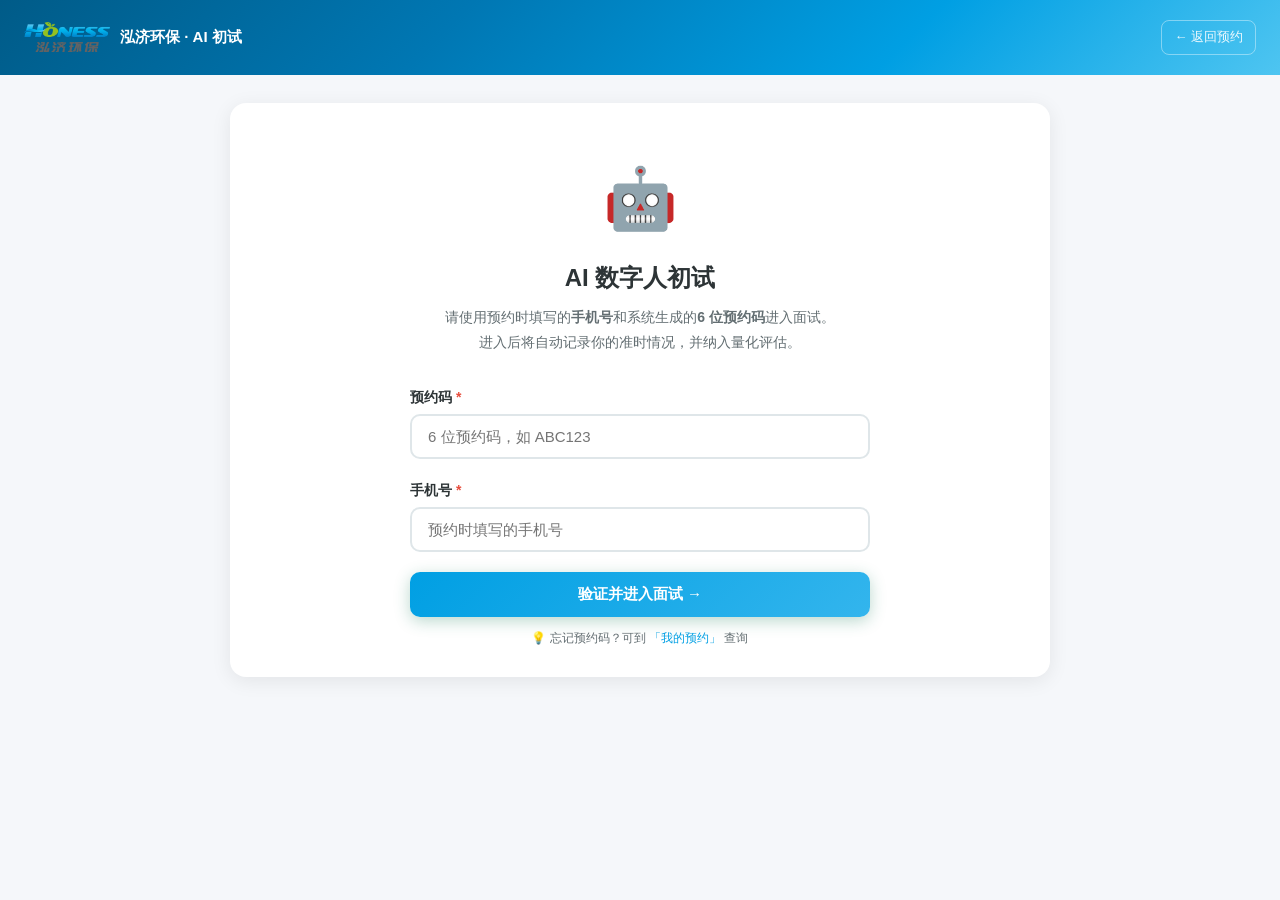
<file: website/ai-interview.html>
<!DOCTYPE html>
<html lang="zh-CN">
<head>
    <meta charset="UTF-8">
    <meta name="viewport" content="width=device-width, initial-scale=1.0">
    <title>AI 初试 | 泓济环保校招</title>
    <meta name="description" content="泓济环保 AI 在线初试 - 水务环保专业知识问答、智能评估、准时计分。凭预约码进入面试。">
    <meta name="keywords" content="泓济环保,AI面试,AI初试,在线面试,水处理面试,环保工程面试">
    <meta name="robots" content="index, follow">
    <meta property="og:title" content="AI 初试 | 泓济环保校招">
    <meta property="og:description" content="泓济环保 AI 在线初试，水务环保专业知识智能问答与评估。">
    <meta property="og:type" content="website">
    <meta property="og:url" content="https://xichuanovo.github.io/honess-campus-ai/ai-interview.html">
    <link rel="canonical" href="https://xichuanovo.github.io/honess-campus-ai/ai-interview.html">
    <link rel="stylesheet" href="css/main.css">
    <style>
        /* ===== AI 初试页：泓济水主题 ===== */
        .iv-topbar {
            background: linear-gradient(135deg, #005b88 0%, #0077b3 35%, #009fe3 70%, #4ec5f1 100%);
            color: white; padding: 20px 24px; display: flex; align-items: center; justify-content: space-between; gap: 12px;
        }
        .iv-topbar .t-brand { display: flex; align-items: center; gap: 10px; font-weight: 700; font-size: 15px; }
        .iv-topbar .t-brand img { height: 30px; }
        .iv-topbar .t-back { color: rgba(255,255,255,0.9); font-size: 13px; text-decoration: none; padding: 6px 12px; border: 1px solid rgba(255,255,255,0.4); border-radius: 8px; }
        .iv-topbar .t-back:hover { background: rgba(255,255,255,0.15); }

        .iv-wrap { max-width: 860px; margin: 0 auto; padding: 28px 20px 60px; }

        /* 通用面板 */
        .panel { background: var(--white); border-radius: var(--radius); box-shadow: var(--shadow); padding: 28px; margin-bottom: 20px; }

        /* 入场校验 */
        .gate-hero { text-align: center; padding: 20px 0 8px; }
        .gate-hero .g-icon { font-size: 60px; margin-bottom: 12px; animation: drop-float 3s ease-in-out infinite; }
        @keyframes drop-float { 0%,100%{transform:translateY(0)} 50%{transform:translateY(-8px)} }
        .gate-hero h1 { font-size: 24px; font-weight: 800; color: var(--text); margin-bottom: 8px; }
        .gate-hero p { font-size: 14px; color: var(--text-light); line-height: 1.8; }
        .gate-form { max-width: 460px; margin: 22px auto 0; }
        .gate-btn { width: 100%; padding: 13px; font-size: 15px; }

        /* 就绪面板 */
        .ready-head { display: flex; align-items: center; gap: 18px; flex-wrap: wrap; }
        .ready-head .rh-avatar {
            width: 74px; height: 74px; border-radius: 50%; overflow: hidden; flex-shrink: 0;
            border: 3px solid #b0d8e8; box-shadow: 0 6px 20px rgba(0,159,227,0.25);
        }
        .ready-head .rh-avatar img { width: 100%; height: 100%; object-fit: cover; }
        .ready-head .rh-info { flex: 1; min-width: 200px; }
        .ready-head .rh-name { font-size: 20px; font-weight: 800; color: var(--text); }
        .ready-head .rh-job { font-size: 13px; color: var(--text-light); margin-top: 3px; }
        .ready-head .rh-code { font-size: 13px; color: #0077b3; margin-top: 3px; font-weight: 600; }

        .punct-banner {
            display: flex; align-items: center; gap: 12px; border-radius: 12px; padding: 12px 16px; margin: 16px 0 4px;
            font-size: 13.5px; background: var(--secondary); border: 1px solid #b0d8e8; color: var(--text);
        }
        .punct-banner.good { background: #eef9ee; border-color: #bfe3b4; }
        .punct-banner.warn { background: #fff8e6; border-color: #f2d28a; }
        .punct-banner.bad { background: #ffefef; border-color: #f2b8b8; }
        .punct-banner .p-icon { font-size: 22px; }
        .punct-banner b { color: #0077b3; }

        /* 面试区 */
        .interview-head { display: flex; align-items: center; justify-content: space-between; gap: 12px; flex-wrap: wrap; margin-bottom: 14px; }
        .interview-head .prog { font-size: 13px; color: var(--text-light); font-weight: 600; }
        .interview-head .prog b { color: #0077b3; font-size: 16px; }
        .ai-stage { display: flex; gap: 22px; align-items: flex-start; flex-wrap: wrap; }
        .ai-avatar-box {
            width: 150px; flex-shrink: 0; text-align: center;
        }
        .ai-avatar {
            width: 150px; height: 150px; border-radius: 50%; overflow: hidden; margin: 0 auto;
            border: 3px solid #b0d8e8; position: relative;
            box-shadow: 0 10px 30px rgba(0,159,227,0.22);
        }
        .ai-avatar img { width: 100%; height: 100%; object-fit: cover; }
        .ai-avatar .ring {
            position: absolute; inset: -8px; border-radius: 50%; border: 3px solid transparent;
            border-top-color: #009fe3; opacity: 0; transition: opacity 0.3s;
        }
        .ai-avatar.speaking .ring { opacity: 1; animation: spin 1.2s linear infinite; }
        .ai-avatar.speaking img { animation: avatarTalk 0.5s ease-in-out infinite alternate; }
        @keyframes avatarTalk { from { transform: scale(1); } to { transform: scale(1.025); } }
        .ai-name { font-size: 13px; font-weight: 700; color: #0077b3; margin-top: 10px; }
        .ai-status { font-size: 11.5px; color: var(--text-light); margin-top: 2px; min-height: 16px; }

        .ai-dialog { flex: 1; min-width: 280px; }
        .q-dim {
            display: inline-block; background: linear-gradient(135deg, #009fe3, #0077b3); color: white;
            font-size: 11.5px; font-weight: 700; border-radius: 10px; padding: 3px 12px; margin-bottom: 8px;
        }
        .q-text {
            font-size: 16px; font-weight: 600; color: var(--text); line-height: 1.9; margin-bottom: 10px;
            background: var(--secondary); border-radius: 14px; padding: 16px 18px; border-left: 4px solid #009fe3;
        }
        .q-ref-toggle { font-size: 12px; color: var(--primary); cursor: pointer; background: none; border: none; padding: 0; font-family: inherit; }
        .q-ref-body { font-size: 13px; color: var(--text-light); background: #f8fbfd; border-radius: 10px; padding: 12px 14px; margin-top: 8px; line-height: 1.8; border: 1px dashed #b0d8e8; }

        .audio-row { display: flex; align-items: center; gap: 10px; margin: 12px 0; flex-wrap: wrap; }
        .audio-row .play-btn {
            width: 40px; height: 40px; border-radius: 50%; border: none; cursor: pointer;
            background: linear-gradient(135deg, #009fe3, #0077b3); color: white; font-size: 16px;
            display: flex; align-items: center; justify-content: center; transition: all 0.2s;
        }
        .audio-row .play-btn:hover { transform: scale(1.08); }
        .audio-row .tts-seek { flex: 1; min-width: 120px; accent-color: #009fe3; }
        .audio-row .tts-time { font-size: 11.5px; color: var(--text-light); white-space: nowrap; }
        .engine-hint { font-size: 11.5px; color: var(--text-light); }

        /* 回答区 */
        .answer-box { margin-top: 16px; border: 2px solid var(--border); border-radius: 14px; padding: 16px; background: var(--white); }
        .answer-box .ab-head { display: flex; align-items: center; justify-content: space-between; gap: 8px; margin-bottom: 8px; flex-wrap: wrap; }
        .answer-box .ab-title { font-size: 13px; font-weight: 700; color: var(--text); }
        .answer-box .rec-state {
            font-size: 11.5px; color: var(--text-light); background: var(--secondary); border-radius: 8px; padding: 3px 10px;
        }
        .answer-box .rec-state.on { background: #ffebee; color: #c62828; }
        .answer-box textarea {
            width: 100%; min-height: 90px; border: none; outline: none; resize: vertical; font-size: 14.5px;
            font-family: inherit; color: var(--text); line-height: 1.8; background: transparent;
        }
        .answer-box textarea::placeholder { color: #b2bec3; }
        .ab-actions { display: flex; gap: 8px; justify-content: flex-end; flex-wrap: wrap; }

        .q-nav { display: flex; justify-content: space-between; gap: 12px; margin-top: 18px; flex-wrap: wrap; }

        /* 反馈题 */
        .fb-grid { display: grid; grid-template-columns: repeat(3, 1fr); gap: 12px; margin: 14px 0; }
        .fb-item { border: 2px solid var(--border); border-radius: 12px; padding: 14px; text-align: center; }
        .fb-item .f-label { font-size: 13px; font-weight: 700; color: var(--text); margin-bottom: 8px; }
        .fb-item .stars { font-size: 22px; letter-spacing: 4px; }
        .fb-item .stars button { background: none; border: none; font-size: 22px; color: #dfe6e9; cursor: pointer; transition: transform 0.15s; }
        .fb-item .stars button.on { color: #f6b93b; }
        .fb-item .stars button:hover { transform: scale(1.2); }

        /* 完成面板 */
        .done-hero { text-align: center; padding: 16px 0 8px; }
        .done-hero .d-icon { font-size: 60px; margin-bottom: 10px; }
        .done-hero h1 { font-size: 24px; font-weight: 800; color: var(--text); margin-bottom: 8px; }
        .done-hero p { font-size: 14px; color: var(--text-light); line-height: 1.8; }
        .done-cards { display: grid; grid-template-columns: repeat(3, 1fr); gap: 14px; margin: 20px 0; }
        .done-card { background: var(--secondary); border-radius: 14px; padding: 18px 12px; text-align: center; border: 1px solid #d0e8f0; }
        .done-card .dc-val { font-size: 26px; font-weight: 800; color: #0077b3; }
        .done-card .dc-label { font-size: 12px; color: var(--text-light); margin-top: 4px; }
        .done-note { font-size: 13px; color: var(--text-light); text-align: center; line-height: 1.9; margin-bottom: 18px; }

        .hidden { display: none !important; }
        @media (max-width: 640px) {
            .iv-wrap { padding: 16px 12px 48px; }
            .ai-stage { flex-direction: column; align-items: center; }
            .ai-dialog { width: 100%; }
            .fb-grid { grid-template-columns: 1fr; }
            .done-cards { grid-template-columns: 1fr; }
        }
    </style>
</head>
<body>
    <div class="iv-topbar">
        <div class="t-brand">
            <img src="images/honess-logo.png" alt="HONESS">
            <span>泓济环保 · AI 初试</span>
        </div>
        <a class="t-back" href="schedule.html">← 返回预约</a>
    </div>

    <div class="iv-wrap">
        <!-- ============ 入场校验 ============ -->
        <div id="viewGate" class="panel">
            <div class="gate-hero">
                <div class="g-icon">🤖</div>
                <h1>AI 数字人初试</h1>
                <p>请使用预约时填写的<b>手机号</b>和系统生成的<b>6 位预约码</b>进入面试。<br>进入后将自动记录你的准时情况，并纳入量化评估。</p>
            </div>
            <div class="gate-form">
                <div class="form-group">
                    <label>预约码 <span class="required">*</span></label>
                    <input type="text" id="gateCode" placeholder="6 位预约码，如 ABC123" maxlength="6" style="text-transform:uppercase">
                </div>
                <div class="form-group">
                    <label>手机号 <span class="required">*</span></label>
                    <input type="tel" id="gatePhone" placeholder="预约时填写的手机号" maxlength="11">
                </div>
                <button class="btn btn-primary gate-btn" onclick="doVerify()">验证并进入面试 →</button>
                <div class="phone-note" style="font-size:12px;color:var(--text-light);margin-top:12px;text-align:center">
                    💡 忘记预约码？可到 <a href="schedule.html" style="color:var(--primary)">「我的预约」</a> 查询
                </div>
            </div>
        </div>

        <!-- ============ 就绪（开始前） ============ -->
        <div id="viewReady" class="panel hidden">
            <div class="ready-head">
                <div class="rh-avatar"><img src="images/ai-avatar.png" alt="AI 面试官"></div>
                <div class="rh-info">
                    <div class="rh-name" id="readyName">候选人</div>
                    <div class="rh-job" id="readyJob">—</div>
                    <div class="rh-code" id="readyCode">预约码：—</div>
                </div>
                <div style="text-align:right">
                    <div style="font-size:12px;color:var(--text-light)">面试时间</div>
                    <div style="font-size:14px;font-weight:700;color:var(--text)" id="readyTime">—</div>
                </div>
            </div>

            <div id="punctBanner" class="punct-banner">
                <div class="p-icon">⏱️</div>
                <div>正在检测你的准时情况…</div>
            </div>

            <div style="margin-top:18px">
                <h4 style="font-size:15px;font-weight:700;margin-bottom:10px">📋 面试须知</h4>
                <ul style="font-size:13.5px;color:var(--text-light);line-height:2.1;padding-left:18px">
                    <li>全程约 8-10 分钟，请在一个安静、网络稳定的环境进行</li>
                    <li>建议佩戴耳机，语音清晰度会影响评分</li>
                    <li>每道题请尽量完整作答（不少于 2-3 句），可使用语音或文字输入</li>
                    <li>点击「开始面试」后，AI 面试官将逐题提问，答完点击「下一题」</li>
                    <li>面试结束后将自动生成量化评估，提交后不可修改</li>
                </ul>
            </div>

            <div style="margin-top:22px;text-align:center">
                <button class="btn btn-primary" style="padding:14px 46px;font-size:16px" onclick="startInterview()">🎙 开始面试</button>
            </div>
        </div>

        <!-- ============ 面试中 ============ -->
        <div id="viewInterview" class="hidden">
            <div class="interview-head">
                <div style="font-size:15px;font-weight:700;color:var(--text)">🤖 AI 面试进行中</div>
                <div class="prog">第 <b id="qCur">1</b> / <span id="qTotal">9</span> 题</div>
            </div>
            <div class="panel">
                <div class="ai-stage">
                    <div class="ai-avatar-box">
                        <div class="ai-avatar" id="aiAvatar">
                            <img src="images/ai-avatar.png" alt="AI 面试官">
                            <div class="ring"></div>
                        </div>
                        <div class="ai-name">泓宝 · AI 面试官</div>
                        <div class="ai-status" id="aiStatus">准备中…</div>
                    </div>
                    <div class="ai-dialog">
                        <span class="q-dim" id="qDim">开场</span>
                        <div class="q-text" id="qText">…</div>
                        <button class="q-ref-toggle hidden" id="qRefBtn" onclick="toggleRef()">📌 本题知识参考 ▾</button>
                        <div class="q-ref-body hidden" id="qRefBody"></div>

                        <div class="audio-row">
                            <button class="play-btn" id="playBtn" onclick="speakCurrent()">▶</button>
                            <input type="range" class="tts-seek" id="ttsSeek" min="0" max="100" value="0">
                            <span class="tts-time" id="ttsTime">0:00</span>
                        </div>
                        <div class="engine-hint" id="engineHint">语音引擎初始化…</div>
                    </div>
                </div>

                <!-- 回答区 -->
                <div class="answer-box">
                    <div class="ab-head">
                        <div class="ab-title">✍️ 你的回答</div>
                        <span class="rec-state" id="recState">🎙 语音输入可用</span>
                    </div>
                    <textarea id="answerText" placeholder="点击下方「开始回答」使用语音，或直接在此输入你的回答…"></textarea>
                    <div class="ab-actions">
                        <button class="btn btn-secondary btn-sm" id="recBtn" onclick="toggleRecord()">🎙 开始回答</button>
                        <button class="btn btn-outline btn-sm" onclick="clearAnswer()">清空</button>
                        <button class="btn btn-primary btn-sm" id="nextBtn" onclick="nextQ()">下一题 →</button>
                    </div>
                </div>
            </div>
        </div>

        <!-- ============ 反馈题（最后一题） ============ -->
        <div id="viewFeedback" class="panel hidden">
            <span class="q-dim">AI 面试反馈</span>
            <div class="q-text">最后，请对本次 AI 面试做一个评价（整体满意度 / 语音清晰度 / 题目合理性），并写一句话建议（选填）。你的反馈会帮助我们把初试做得更好。</div>
            <div class="fb-grid">
                <div class="fb-item">
                    <div class="f-label">整体满意度</div>
                    <div class="stars" id="stars-overall">
                        <button data-v="1" onclick="setFb('overall',1)">★</button><button data-v="2" onclick="setFb('overall',2)">★</button><button data-v="3" onclick="setFb('overall',3)">★</button><button data-v="4" onclick="setFb('overall',4)">★</button><button data-v="5" onclick="setFb('overall',5)">★</button>
                    </div>
                </div>
                <div class="fb-item">
                    <div class="f-label">语音清晰度</div>
                    <div class="stars" id="stars-voice">
                        <button data-v="1" onclick="setFb('voice',1)">★</button><button data-v="2" onclick="setFb('voice',2)">★</button><button data-v="3" onclick="setFb('voice',3)">★</button><button data-v="4" onclick="setFb('voice',4)">★</button><button data-v="5" onclick="setFb('voice',5)">★</button>
                    </div>
                </div>
                <div class="fb-item">
                    <div class="f-label">题目合理性</div>
                    <div class="stars" id="stars-questions">
                        <button data-v="1" onclick="setFb('questions',1)">★</button><button data-v="2" onclick="setFb('questions',2)">★</button><button data-v="3" onclick="setFb('questions',3)">★</button><button data-v="4" onclick="setFb('questions',4)">★</button><button data-v="5" onclick="setFb('questions',5)">★</button>
                    </div>
                </div>
            </div>
            <div class="form-group">
                <label>一句话建议（选填）</label>
                <textarea id="fbAdvice" placeholder="例如：希望语速再慢一些 / 题目很贴合岗位…" style="min-height:70px"></textarea>
            </div>
            <div style="text-align:center;margin-top:10px">
                <button class="btn btn-primary" id="fbSubmitBtn" style="padding:13px 44px;font-size:15px" onclick="submitInterview()">✅ 提交面试结果</button>
                <div style="font-size:12px;color:var(--text-light);margin-top:10px">提交后系统将自动生成量化评估并同步 HR 端</div>
            </div>
        </div>

        <!-- ============ 完成 ============ -->
        <div id="viewDone" class="panel hidden">
            <div class="done-hero">
                <div class="d-icon">🎉</div>
                <h1>AI 初试完成！</h1>
                <p>你的面试记录与量化评估已提交，HR 团队会尽快与你联系。</p>
            </div>
            <div class="done-cards">
                <div class="done-card">
                    <div class="dc-val" id="donePunct">—</div>
                    <div class="dc-label">准时评估</div>
                </div>
                <div class="done-card">
                    <div class="dc-val" id="doneOverall">—</div>
                    <div class="dc-label">AI 初试综合分（0-100）</div>
                </div>
                <div class="done-card">
                    <div class="dc-val" id="doneCode">—</div>
                    <div class="dc-label">预约码</div>
                </div>
            </div>
            <div class="done-note" id="doneNote"></div>
            <div style="text-align:center">
                <a class="btn btn-primary" href="jobs.html" style="margin-right:10px">查看其他岗位 →</a>
                <a class="btn btn-secondary" href="index.html">返回首页</a>
            </div>
        </div>
    </div>

    <audio id="ttsAudio" preload="auto"></audio>
    <div class="toast" id="toast"></div>

    <!-- Supabase 拦截层优先加载 -->
    <script src="js/supabase-config.js"></script>
    <script src="js/supabase-api.js"></script>

    <script>
    'use strict';
    /* ================= 基础工具 ================= */
    function toast(msg) {
        var t = document.getElementById('toast');
        t.textContent = msg; t.classList.add('show');
        clearTimeout(t._h); t._h = setTimeout(function () { t.classList.remove('show'); }, 2600);
    }
    function esc(s) {
        return String(s == null ? '' : s).replace(/&/g, '&amp;').replace(/</g, '&lt;').replace(/>/g, '&gt;').replace(/"/g, '&quot;');
    }
    function qs(name) {
        var m = location.search.match(new RegExp('[?&]' + name + '=([^&]+)'));
        try { return m ? decodeURIComponent(m[1]) : ''; } catch (e) { return m ? m[1] : ''; }
    }
    function parseCnTime(iso) {
        if (!iso) return '';
        var d = new Date(iso);
        if (isNaN(d)) return iso;
        var p = function (n) { return String(n).padStart(2, '0'); };
        return d.getFullYear() + '-' + p(d.getMonth() + 1) + '-' + p(d.getDate()) + ' ' + p(d.getHours()) + ':' + p(d.getMinutes());
    }
    var PUNCT_LABEL = {
        on_time: '准时参加',
        late_short: '迟到 15-30 分钟',
        late_long: '迟到超过 30 分钟',
        absent: '缺席',
        pending: '待面试'
    };

    /* ================= 面试状态 ================= */
    var state = {
        code: (qs('code') || '').toUpperCase(),
        phone: qs('phone'),
        session: null,
        punct: null,
        questions: [],
        qIdx: 0,
        qNote: [],
        fbScores: { overall: 0, voice: 0, questions: 0 },
        speaking: false
    };

    var DIMS = [
        { key: 'match', name: '岗位匹配度', desc: '硬件条件对口' },
        { key: 'express', name: '表达与逻辑', desc: '表达清晰有层次' },
        { key: 'learn', name: '专业与学习', desc: '基础扎实愿学习' },
        { key: 'collab', name: '协作与沟通', desc: '冲突处理与协作' },
        { key: 'motive', name: '动机与稳定', desc: '意向清晰可长期' },
        { key: 'value', name: '价值观素养', desc: '底线清晰有责任心' }
    ];

    /* ================= 题库（与数字人面试同源） ================= */
    var WATER_KB = {
        common: [
            { q: '污水处理的一般流程是怎样的？', ref: '通常为「预处理（格栅/沉砂/调节池）→ 一级处理（初沉/混凝沉淀）→ 二级处理（生化：活性污泥法/生物膜法）→ 深度处理（膜分离/臭氧/消毒）→ 达标排放」，具体工艺组合取决于进水水质与出水标准。' },
            { q: '水质指标 COD、BOD、SS、氨氮、总磷分别代表什么？', ref: 'COD 化学需氧量（有机物被氧化所消耗的氧量）、BOD 生化需氧量（微生物降解有机物耗氧量）、SS 悬浮固体浓度、氨氮为氮污染指标、总磷与水体富营养化相关。' },
            { q: '国家《城镇污水处理厂污染物排放标准》中一级 A 大致是哪些限值？', ref: 'GB 18918-2002。一级 A 为较严标准：COD≤50mg/L、SS≤10、氨氮≤5(8)、总磷≤0.5、总氮≤15（水温低于12℃时放宽）。' },
            { q: '什么是厌氧处理？和好氧处理的主要区别是什么？', ref: '厌氧处理在无氧条件下由厌氧菌分解有机物，产生沼气，能耗低、适合高浓度有机废水；好氧处理依靠好氧微生物（活性污泥）降解有机物，效率高但需曝气耗能。' }
        ],
        tech: [
            { q: '请简述 A2O 工艺的流程、原理和主要作用。', ref: 'A2O＝厌氧-缺氧-好氧三段。厌氧段释放磷、缺氧段反硝化脱氮、好氧段硝化并吸收磷，能同步脱氮除磷，是市政污水最常用的主流工艺。' },
            { q: 'MBR 是什么工艺？相比传统活性污泥法有什么优势和不足？', ref: 'MBR＝膜生物反应器，用膜组件代替二沉池做固液分离。优势：出水水质好、占地小；不足：膜易污染、能耗高、维护成本高。' },
            { q: '出水 COD 突然超标，你的排查思路是什么？', ref: '先查进水水质水量是否异常，再看生化系统状态（DO、MLSS、SV30、镜检），检查设备故障（曝气/回流/排泥），必要时化验各段水样定位超标环节。' }
        ],
        proj: [
            { q: '水处理项目调试的大致流程是什么？', ref: '单机试车 → 联动试车 → 清水调试 → 污水进水调试 → 菌种接种驯化 → 负荷提升 → 稳定运行 → 性能验收，各阶段记录数据并形成调试报告。' },
            { q: '现场施工阶段，你要重点管控哪些方面？', ref: '进度计划、施工安全、质量验收、材料设备进场报验、成本控制、与业主/监理/分包方沟通、隐蔽工程验收、施工日志与变更管理。' }
        ],
        ops: [
            { q: '污水厂运行中每天要关注哪些核心指标？', ref: '进出水水质（COD、氨氮、SS、pH）、溶解氧 DO、污泥浓度 MLSS、SV30 沉降比、污泥回流与排放、曝气设备运行、进出水量。' },
            { q: '什么是污泥膨胀？常见原因和处理措施有哪些？', ref: 'SV30 升高、污泥沉降性变差，多为丝状菌过度增殖。原因：溶解氧不足、低负荷/营养失衡、pH 冲击。措施：加强曝气、调整负荷、加药、控制回流排泥。' }
        ],
        mech: [
            { q: '污水厂常见的主要机械设备有哪些？各自起什么作用？', ref: '格栅除污机（拦截杂物）、提升泵（提升污水）、鼓风机（曝气供氧）、刮吸泥机（排泥）、潜水搅拌器（混合）、加药计量泵、污泥脱水机。' },
            { q: '泵选型主要看哪些参数？', ref: '流量、扬程、介质性质（腐蚀性/含固）、温度、防爆等级、安装方式、功率与效率、材质。' }
        ],
        sales: [
            { q: '拜访客户做技术交流前，你会准备哪些内容？', ref: '客户背景与所属行业、环保痛点与诉求、当前设施与排放情况、政策法规要求、方案思路与案例、产品技术优势。' }
        ],
        func: []
    };
    var Q_BANK = {
        tech: [
            ['岗位匹配', '你对我们工艺设计/研发方向这个岗位的核心工作内容是怎么理解的？你觉得自己的匹配点在哪里？'],
            ['能力验证', '讲一个你做过或参与过的项目/课程设计：当时遇到的最大问题是什么，你怎么解决的？'],
            ['协作沟通', '工艺设计和现场调试意见不一致时，你通常怎么协调？举个具体例子。'],
            ['学习能力', '水处理技术更新很快，你最近主动学了什么新技术或新标准？']
        ],
        proj: [
            ['岗位匹配', '你对我们项目经理/工程岗的工作内容是怎么理解的？'],
            ['现场管理', '现场施工进度和计划冲突时，你怎么处理？举个实际例子。'],
            ['协作沟通', '你通常怎么跟业主、监理、分包方各方打交道？有没有摩擦的例子？'],
            ['抗压能力', '工期紧、人手不够的时候，你是怎么扛下来的？']
        ],
        ops: [
            ['岗位匹配', '你对我们运营技术岗（污水站点运维）的工作内容是怎么理解的？'],
            ['现场管理', '站点出现出水超标或设备故障，你通常的处理流程是什么？'],
            ['抗压能力', '倒班/驻站、节假日值班的工作节奏，你能接受吗？'],
            ['稳定性', '这个岗位可能在偏远站点或项目现场工作，你怎么看待？']
        ],
        mech: [
            ['岗位匹配', '你对我们机械/结构/电气方向的工作内容是怎么理解的？'],
            ['专业基础', '你熟练使用的制图/设计软件有哪些？独立完成过什么图纸或设计？'],
            ['协作沟通', '设计阶段和施工/工艺团队意见不一致时，你怎么协调？'],
            ['学习能力', '你最近学了什么新的设计规范、软件或技术？']
        ],
        func: [
            ['岗位匹配', '你对我们这个职能岗位（人力/财务/行政等）的核心职责怎么理解？'],
            ['专业基础', '讲讲你最有把握的模块，你做到过什么程度？'],
            ['协作沟通', '跨部门沟通时遇到过不配合的情况吗？后来怎么解决的？']
        ],
        sales: [
            ['岗位匹配', '你对我们业务/市场方向的工作怎么理解？为什么想做这个方向？'],
            ['业务能力', '讲讲你最成功的一个客户/订单案例，你是怎么一步步拿下的？'],
            ['抗压能力', '丢单或者被拒绝的时候，你怎么调节？举个例子。']
        ],
        general: [
            ['岗位匹配', '你对我们这个岗位的工作内容是怎么理解的？你觉得匹配度在哪？'],
            ['能力验证', '讲一件你最近完成得比较满意的事，从背景说到结果。'],
            ['协作沟通', '和同学/同事意见不一致时你怎么处理？举个具体例子。'],
            ['学习能力', '你最近一次主动学的新东西是什么？怎么学的？']
        ]
    };

    function resolveJobType(job) {
        job = job || '';
        if (/工艺|研发|化工|蒸发|设计/.test(job)) return 'tech';
        if (/项目|工程|施工/.test(job)) return 'proj';
        if (/运营|运维|运行|站点|污水站/.test(job)) return 'ops';
        if (/销售|售前|市场|商务/.test(job)) return 'sales';
        if (/机械|结构|电气|自控|机电/.test(job)) return 'mech';
        if (/人力|人事|财务|行政|法务/.test(job)) return 'func';
        return 'general';
    }

    // 随机抽题（Fisher-Yates 洗牌）：防止候选人之间互相透题
    function pickRandom(arr, n) {
        var a = (arr || []).slice();
        for (var i = a.length - 1; i > 0; i--) {
            var j = Math.floor(Math.random() * (i + 1));
            var t = a[i]; a[i] = a[j]; a[j] = t;
        }
        return a.slice(0, n);
    }

    function buildQuestions() {
        var type = resolveJobType(state.session.applied_job);
        var pos = state.session.applied_job || '本岗位';
        var qs = [];
        qs.push({ dim: '开场', text: '你好，欢迎参加泓济环保的 AI 初试。请先用 2-3 分钟做一个自我介绍，可以讲讲你的学校专业、实习经历或项目经历。' });
        qs.push({ dim: '基础信息', text: '方便介绍一下你的籍贯和成长环境吗？家人对你到外地发展或长期出差怎么看？' });
        qs.push({ dim: '基础信息', text: '这个岗位后续可能需要出差或短期驻场，你能接受吗？你期望的工作地点是哪里？' });
        qs.push({ dim: '实习经历', text: '在校期间有参加过实习、实训或项目吗？简单讲讲你做了什么、学到什么。' });
        // 专业知识 2 题（从 岗位题池+通识题池 随机抽取）
        var proPool = (WATER_KB[type] || []).concat(WATER_KB.common);
        pickRandom(proPool, 2).forEach(function (it) { qs.push({ dim: '专业知识', text: it.q, ref: it.ref }); });
        // 行为素质 2 题（从岗位行为题库随机抽取）
        var base = Q_BANK[type] || Q_BANK.general;
        pickRandom(base, 2).forEach(function (b) { qs.push({ dim: b[0], text: b[1] }); });
        // 岗位认知 + 动机
        qs.push({ dim: '岗位认知', text: '你对我们「' + pos + '」这个岗位的工作内容是怎么理解的？结合你的专业，你觉得自己在哪方面最能胜任？' });
        qs.push({ dim: '求职动机', text: '为什么会选择进入环保这个行业？对我们泓济环保有什么了解吗？未来两三年你的职业规划是怎样的？' });
        // 反馈题
        qs.push({ dim: 'AI面试反馈', feedback: true });
        return qs;
    }

    /* ================= Edge TTS 语音引擎（纯前端，与数字人面试同源） ================= */
    var EDGE_WS_BASE = 'wss://speech.platform.bing.com/consumer/speech/synthesize/readaloud/edge/v1';
    var EDGE_CLIENT_TOKEN = '6A5AA1D4EAFF4E9FB37E23D68491D6F4';
    var EDGE_SEC_MS_GEC_VERSION = '1-143.0.3650.75';
    var edgeOk = true;
    var edgeLastError = '';
    var edgeAudio = null, edgeWs = null, edgeUrl = null, edgeAudioChunks = [];
    var edgeSeq = 0;

    function edgeUuid() {
        if (window.crypto && window.crypto.getRandomValues) {
            var b = new Uint8Array(16);
            window.crypto.getRandomValues(b);
            var h = '';
            for (var i = 0; i < 16; i++) h += b[i].toString(16).padStart(2, '0');
            return h;
        }
        var s = '';
        for (var i = 0; i < 32; i++) s += '0123456789abcdef'[Math.random() * 16 | 0];
        return s;
    }
    function edgeEsc(s) { return String(s).replace(/&/g, '&amp;').replace(/</g, '&lt;').replace(/>/g, '&gt;').replace(/"/g, '&quot;').replace(/'/g, '&apos;'); }
    function edgeTs() {
        var d = new Date();
        var wd = ['Sun', 'Mon', 'Tue', 'Wed', 'Thu', 'Fri', 'Sat'][d.getUTCDay()];
        var mo = ['Jan', 'Feb', 'Mar', 'Apr', 'May', 'Jun', 'Jul', 'Aug', 'Sep', 'Oct', 'Nov', 'Dec'][d.getUTCMonth()];
        var p = function (n) { return String(n).padStart(2, '0'); };
        return wd + ' ' + mo + ' ' + p(d.getUTCDate()) + ' ' + d.getUTCFullYear() + ' ' + p(d.getUTCHours()) + ':' + p(d.getUTCMinutes()) + ':' + p(d.getUTCSeconds()) + ' GMT+0000 (Coordinated Universal Time)';
    }
    function _sha256Ror(x, n) { return ((x >>> n) | (x << (32 - n))) >>> 0; }
    function sha256Hex(str) {
        var msg = new TextEncoder().encode(String(str));
        var K = new Uint32Array([0x428a2f98, 0x71374491, 0xb5c0fbcf, 0xe9b5dba5, 0x3956c25b, 0x59f111f1, 0x923f82a4, 0xab1c5ed5, 0xd807aa98, 0x12835b01, 0x243185be, 0x550c7dc3, 0x72be5d74, 0x80deb1fe, 0x9bdc06a7, 0xc19bf174, 0xe49b69c1, 0xefbe4786, 0x0fc19dc6, 0x240ca1cc, 0x2de92c6f, 0x4a7484aa, 0x5cb0a9dc, 0x76f988da, 0x983e5152, 0xa831c66d, 0xb00327c8, 0xbf597fc7, 0xc6e00bf3, 0xd5a79147, 0x06ca6351, 0x14292967, 0x27b70a85, 0x2e1b2138, 0x4d2c6dfc, 0x53380d13, 0x650a7354, 0x766a0abb, 0x81c2c92e, 0x92722c85, 0xa2bfe8a1, 0xa81a664b, 0xc24b8b70, 0xc76c51a3, 0xd192e819, 0xd6990624, 0xf40e3585, 0x106aa070, 0x19a4c116, 0x1e376c08, 0x2748774c, 0x34b0bcb5, 0x391c0cb3, 0x4ed8aa4a, 0x5b9cca4f, 0x682e6ff3, 0x748f82ee, 0x78a5636f, 0x84c87814, 0x8cc70208, 0x90befffa, 0xa4506ceb, 0xbef9a3f7, 0xc67178f2]);
        var len = msg.length, bitLen = len * 8;
        var totalLen = Math.ceil((len + 1 + 8) / 64) * 64;
        var padded = new Uint8Array(totalLen);
        padded.set(msg); padded[len] = 0x80;
        var dv = new DataView(padded.buffer);
        dv.setUint32(totalLen - 8, Math.floor(bitLen / 0x100000000), false);
        dv.setUint32(totalLen - 4, bitLen >>> 0, false);
        var H0 = 0x6a09e667, H1 = 0xbb67ae85, H2 = 0x3c6ef372, H3 = 0xa54ff53a, H4 = 0x510e527f, H5 = 0x9b05688c, H6 = 0x1f83d9ab, H7 = 0x5be0cd19;
        var w = new Uint32Array(64);
        for (var i = 0; i < totalLen; i += 64) {
            for (var t = 0; t < 16; t++) w[t] = ((padded[i + t * 4] << 24) | (padded[i + t * 4 + 1] << 16) | (padded[i + t * 4 + 2] << 8) | padded[i + t * 4 + 3]) >>> 0;
            for (var t2 = 16; t2 < 64; t2++) {
                var s0 = _sha256Ror(w[t2 - 15], 7) ^ _sha256Ror(w[t2 - 15], 18) ^ (w[t2 - 15] >>> 3);
                var s1 = _sha256Ror(w[t2 - 2], 17) ^ _sha256Ror(w[t2 - 2], 19) ^ (w[t2 - 2] >>> 10);
                w[t2] = (w[t2 - 16] + s0 + w[t2 - 7] + s1) >>> 0;
            }
            var a = H0, b = H1, c = H2, d = H3, e = H4, f = H5, g = H6, h = H7;
            for (var t3 = 0; t3 < 64; t3++) {
                var S1 = _sha256Ror(e, 6) ^ _sha256Ror(e, 11) ^ _sha256Ror(e, 25);
                var ch = (e & f) ^ (~e & g);
                var temp1 = (h + S1 + ch + K[t3] + w[t3]) >>> 0;
                var S0 = _sha256Ror(a, 2) ^ _sha256Ror(a, 13) ^ _sha256Ror(a, 22);
                var maj = (a & b) ^ (a & c) ^ (b & c);
                var temp2 = (S0 + maj) >>> 0;
                h = g; g = f; f = e; e = (d + temp1) >>> 0; d = c; c = b; b = a; a = (temp1 + temp2) >>> 0;
            }
            H0 = (H0 + a) >>> 0; H1 = (H1 + b) >>> 0; H2 = (H2 + c) >>> 0; H3 = (H3 + d) >>> 0;
            H4 = (H4 + e) >>> 0; H5 = (H5 + f) >>> 0; H6 = (H6 + g) >>> 0; H7 = (H7 + h) >>> 0;
        }
        return [H0, H1, H2, H3, H4, H5, H6, H7].map(function (x) { return x.toString(16).padStart(8, '0'); }).join('').toUpperCase();
    }
    function generateSecMsGec() {
        var unixSec = BigInt(Math.floor(Date.now() / 1000));
        var ticks = unixSec + 11644473600n;
        ticks -= ticks % 300n;
        ticks *= 10000000n;
        return sha256Hex(ticks.toString(10) + EDGE_CLIENT_TOKEN);
    }
    function edgeCancel() {
        if (edgeAudio) { try { edgeAudio.pause(); } catch (e) {} edgeAudio = null; }
        if (edgeWs) { try { edgeWs.close(); } catch (e) {} edgeWs = null; }
        if (edgeUrl) { try { URL.revokeObjectURL(edgeUrl); } catch (e) {} edgeUrl = null; }
        edgeAudioChunks = [];
        var au = document.getElementById('ttsAudio');
        if (au) { try { au.removeAttribute('src'); au.load(); } catch (e) {} }
    }
    function edgeSpeak(text, onstart, onend, onerror) {
        var myToken = ++edgeSeq;
        var attempts = 0;
        var MAX_ATTEMPTS = 2;
        var run = function () {
            if (edgeSeq !== myToken) return;
            attempts++;
            edgeCancel();
            var ended = false, started = false, ws = null;
            try {
                var gec = null;
                try { gec = generateSecMsGec(); } catch (e) { gec = ''; }
                ws = new WebSocket(EDGE_WS_BASE + '?TrustedClientToken=' + EDGE_CLIENT_TOKEN + '&ConnectionId=' + edgeUuid() + '&Sec-MS-GEC=' + gec + '&Sec-MS-GEC-Version=' + EDGE_SEC_MS_GEC_VERSION);
                ws.binaryType = 'arraybuffer';
            } catch (e) {
                edgeLastError = e && e.message ? e.message : String(e);
                onerror && onerror(e);
                return;
            }
            edgeWs = ws;
            var fail = function (err) {
                if (ended) return; ended = true;
                try { ws.close(); } catch (e) {}
                if (edgeWs === ws) edgeWs = null;
                var msg = err && err.message ? err.message : String(err);
                edgeLastError = msg;
                if (edgeSeq !== myToken) return;
                var retryable = !/empty audio|edge play error|interrupted|pause|abort|cancel/i.test(msg);
                if (retryable && attempts < MAX_ATTEMPTS) { setTimeout(run, 400); return; }
                onerror && onerror(err);
            };
            var finish = function () {
                try { ws.close(); } catch (e) {}
                if (edgeWs === ws) edgeWs = null;
                var total = edgeAudioChunks.reduce(function (a, b) { return a + b.length; }, 0);
                if (total < 100) { fail(new Error('empty audio')); return; }
                if (ended) return; ended = true;
                var blob = new Blob(edgeAudioChunks, { type: 'audio/mpeg' });
                var url = URL.createObjectURL(blob); edgeUrl = url;
                var au = document.getElementById('ttsAudio') || new Audio(); edgeAudio = au;
                au.src = url;
                au.onended = function () { URL.revokeObjectURL(url); if (edgeUrl === url) edgeUrl = null; if (edgeAudio === au) edgeAudio = null; onend && onend(); };
                au.onerror = function () {
                    URL.revokeObjectURL(url); if (edgeUrl === url) edgeUrl = null; if (edgeAudio === au) edgeAudio = null;
                    onerror && onerror(new Error('edge play error'));
                };
                au.play().catch(function (e) {
                    URL.revokeObjectURL(url); if (edgeUrl === url) edgeUrl = null; if (edgeAudio === au) edgeAudio = null;
                    if (edgeAudio === au) onerror && onerror(e);
                });
            };
            ws.onopen = function () {
                var ts = edgeTs();
                var cfg = '{"context":{"synthesis":{"audio":{"metadataoptions":{"sentenceBoundaryEnabled":"false","wordBoundaryEnabled":"true"},"outputFormat":"audio-24khz-48kbitrate-mono-mp3"}}}}\r\n';
                ws.send('X-Timestamp:' + ts + '\r\nContent-Type:application/json; charset=utf-8\r\nPath:speech.config\r\n\r\n' + cfg);
                var ssml = "<speak version='1.0' xmlns='http://www.w3.org/2001/10/synthesis' xml:lang='zh-CN'><voice name='zh-CN-XiaoxiaoNeural'><prosody rate='0%'>" + edgeEsc(text) + "</prosody></voice></speak>";
                ws.send('X-RequestId:' + edgeUuid() + '\r\nContent-Type:application/ssml+xml\r\nX-Timestamp:' + ts + 'Z\r\nPath:ssml\r\n\r\n' + ssml);
            };
            ws.onmessage = function (ev) {
                if (typeof ev.data === 'string') { if (/Path:turn\.end/.test(ev.data)) finish(); return; }
                var arr = new Uint8Array(ev.data);
                if (arr.length < 2) return;
                var hlen = (arr[0] << 8) | arr[1];
                if (hlen + 2 > arr.length) return;
                var hd = new TextDecoder().decode(arr.subarray(2, 2 + hlen));
                if (/Path:turn\.end/.test(hd)) { finish(); return; }
                if (/Path:audio/.test(hd)) {
                    var body = arr.slice(2 + hlen);
                    if (body.length) { edgeAudioChunks.push(body); if (!started) { started = true; onstart && onstart(); } }
                }
            };
            ws.onerror = function () { fail(new Error('edge ws error')); };
        };
        run();
    }
    /* 播报文本归一化 */
    function normalizeSpeakText(t) {
        t = String(t == null ? '' : t);
        t = t.replace(/\b[A-Z]{2,6}\b/g, function (m) { return m.split('').join(' '); });
        if (!/[-–—~～]/.test(t)) return t;
        var dates = [];
        t = t.replace(/\d{4}-\d{1,2}-\d{1,2}/g, function (m) { dates.push(m); return '\u0001'; });
        t = t.replace(/(\d)\s*[-–—~～]\s*(\d)/g, '$1到$2');
        if (dates.length) t = t.replace(/\u0001/g, function () { return dates.shift(); });
        return t;
    }
    var voice = null, voicesLoaded = false;
    function pickVoice() {
        var vs = window.speechSynthesis ? window.speechSynthesis.getVoices() : [];
        if (vs.length) voicesLoaded = true;
        voice = vs.find(function (v) { return /zh[-_]CN/i.test(v.lang); }) || vs.find(function (v) { return /Chinese/i.test(v.name); }) || vs.find(function (v) { return /zh/i.test(v.lang); }) || null;
    }
    if ('speechSynthesis' in window) { pickVoice(); window.speechSynthesis.onvoiceschanged = pickVoice; }
    function localSay(text, opt) {
        opt = opt || {};
        if (!window.speechSynthesis) { opt.onerror && opt.onerror(new Error('no tts')); return; }
        if (!voice) pickVoice();
        window.speechSynthesis.cancel();
        var u = new SpeechSynthesisUtterance(text);
        if (voice) u.voice = voice;
        u.lang = voice ? voice.lang : 'zh-CN';
        u.rate = 1; u.pitch = 1.05;
        state.speaking = true; setAvatarSpeaking(true);
        u.onend = function () { state.speaking = false; setAvatarSpeaking(false); opt.onend && opt.onend(); };
        u.onerror = function () { state.speaking = false; setAvatarSpeaking(false); opt.onerror && opt.onerror(new Error('local tts error')); };
        window.speechSynthesis.speak(u);
    }
    function stopAllSpeech() {
        try { window.speechSynthesis && window.speechSynthesis.cancel(); } catch (e) {}
        edgeCancel();
        state.speaking = false; setAvatarSpeaking(false);
    }
    function say(text, opt) {
        opt = opt || {};
        text = normalizeSpeakText(text);
        stopAllSpeech();
        state.speaking = true; setAvatarSpeaking(true);
        var useEdge = edgeOk && typeof WebSocket !== 'undefined';
        if (useEdge) {
            edgeSpeak(text,
                function () {},
                function () { state.speaking = false; setAvatarSpeaking(false); opt.onend && opt.onend(); },
                function (e) {
                    var msg = e && e.message ? e.message : String(e);
                    state.speaking = false; setAvatarSpeaking(false);
                    if (!/interrupted|pause|abort|cancel/i.test(msg)) {
                        edgeOk = false;
                        updateEngineHint('Edge TTS 不可用，已回退浏览器语音');
                    }
                    localSay(text, opt);
                });
            return;
        }
        localSay(text, opt);
    }
    function updateEngineHint(msg) {
        var el = document.getElementById('engineHint');
        if (!el) return;
        if (edgeOk) { el.textContent = '🔊 语音：Edge TTS（晓晓 · 女声）' + (msg ? ' · ' + msg : ''); }
        else { el.textContent = '🔊 语音：浏览器内置语音' + (edgeLastError ? '（' + edgeLastError + '）' : ''); }
    }

    /* ================= 面试界面 ================= */
    function setAvatarSpeaking(on) {
        var a = document.getElementById('aiAvatar');
        if (a) a.classList.toggle('speaking', on);
        var st = document.getElementById('aiStatus');
        if (st) st.textContent = on ? '正在播报题目…' : (state.qIdx >= 0 ? '请作答' : '准备中…');
    }
    function showView(id) {
        ['viewGate', 'viewReady', 'viewInterview', 'viewFeedback', 'viewDone'].forEach(function (v) {
            document.getElementById(v).classList.toggle('hidden', v !== id);
        });
        if (id === 'viewInterview') document.getElementById('viewInterview').classList.remove('hidden');
        if (id === 'viewFeedback') document.getElementById('viewFeedback').classList.remove('hidden');
        window.scrollTo({ top: 0 });
    }
    function renderQ() {
        var q = state.questions[state.qIdx];
        document.getElementById('qCur').textContent = state.qIdx + 1;
        document.getElementById('qTotal').textContent = state.questions.length;
        document.getElementById('qDim').textContent = q.dim;
        document.getElementById('qText').textContent = q.text;
        var refBtn = document.getElementById('qRefBtn');
        var refBody = document.getElementById('qRefBody');
        if (q.ref) {
            refBtn.classList.remove('hidden');
            refBody.textContent = q.ref;
            refBody.classList.add('hidden');
            refBtn.textContent = '📌 本题知识参考 ▾';
        } else {
            refBtn.classList.add('hidden');
            refBody.classList.add('hidden');
        }
        var ta = document.getElementById('answerText');
        ta.value = state.qNote[state.qIdx] || '';
        var btn = document.getElementById('nextBtn');
        btn.textContent = state.qIdx >= state.questions.length - 1 ? '去评价 →' : '下一题 →';
    }
    function toggleRef() {
        var b = document.getElementById('qRefBody');
        var hidden = b.classList.contains('hidden');
        b.classList.toggle('hidden', !hidden);
        document.getElementById('qRefBtn').textContent = hidden ? '📌 本题知识参考 ▴' : '📌 本题知识参考 ▾';
    }
    function speakCurrent() {
        var q = state.questions[state.qIdx];
        if (!q || q.feedback) return;
        say('第' + (state.qIdx + 1) + '题。' + q.text, { onend: function () { updateEngineHint(''); } });
    }
    function nextQ() {
        saveAnswer();
        stopAllSpeech();
        if (state.qIdx < state.questions.length - 1) {
            state.qIdx++;
            renderQ();
            setTimeout(speakCurrent, 350);
        } else {
            // 进入反馈题
            state.qIdx++;
            renderQ();
            showView('viewFeedback');
            say('面试问题已结束，请完成最后的反馈评价，谢谢。');
        }
    }
    function saveAnswer() {
        var t = document.getElementById('answerText').value.trim();
        if (state.qIdx < state.questions.length) state.qNote[state.qIdx] = t;
    }
    function clearAnswer() { document.getElementById('answerText').value = ''; }

    /* ================= 语音回答 ================= */
    var rec = null;
    function toggleRecord() {
        var btn = document.getElementById('recBtn');
        var SR = window.SpeechRecognition || window.webkitSpeechRecognition;
        if (rec) { stopRecord(); return; }
        if (!SR) { toast('当前浏览器不支持语音识别，请直接文字输入'); return; }
        try {
            rec = new SR();
            rec.lang = 'zh-CN'; rec.continuous = true; rec.interimResults = true;
            rec.onresult = function (ev) {
                var t = '';
                for (var i = ev.resultIndex; i < ev.results.length; i++) { t += (ev.results[i][0] && ev.results[i][0].transcript) || ''; }
                var ta = document.getElementById('answerText');
                var prev = ta.value;
                if (rec._base == null) rec._base = '';
                ta.value = rec._base + t;
            };
            rec.onerror = function (ev) {
                if (ev.error === 'not-allowed') { toast('麦克风权限被拒绝，可改为文字输入'); stopRecord(); }
                else if (ev.error === 'network') { toast('语音识别网络异常，可改为文字输入'); }
            };
            rec.onend = function () {
                if (rec) { try { rec.start(); } catch (e) {} }
            };
            rec.start();
            rec._base = document.getElementById('answerText').value;
            btn.textContent = '⏹ 结束回答';
            document.getElementById('recState').textContent = '🔴 正在聆听…（再次点击结束）';
            document.getElementById('recState').classList.add('on');
        } catch (e) {
            toast('语音识别启动失败，请直接文字输入');
        }
    }
    function stopRecord() {
        if (rec) {
            try { rec.onend = null; rec.stop(); } catch (e) {}
            rec = null;
        }
        document.getElementById('recBtn').textContent = '🎙 开始回答';
        document.getElementById('recState').textContent = '✅ 回答已记录';
        document.getElementById('recState').classList.remove('on');
    }

    /* ================= 反馈 ================= */
    function setFb(k, v) {
        state.fbScores[k] = v;
        var box = document.getElementById('stars-' + k);
        if (box) box.querySelectorAll('button').forEach(function (b) { b.classList.toggle('on', +b.dataset.v <= v); });
    }

    /* ================= 本地启发式评分（兜底，DeepSeek 失败时使用） ================= */
    var WATER_KW = ['水', '污水', '废水', '工艺', '水质', 'COD', 'BOD', '氨氮', '总磷', '总氮', 'SS', 'A2O', 'MBR', 'UASB', 'SBR', '厌氧', '好氧', '曝气', '沉淀', '过滤', '膜', '脱氮', '除磷', '污泥', '活性污泥', '生化', '预处理', '消毒', '达标', '排放', '运行', '调试', '巡检', '运维', '药剂', 'CAD', '图纸', '设计', '施工', '项目', '标高', '管网', '泵', '风机'];
    var COLLAB_KW = ['沟通', '协调', '团队', '合作', '协作', '分歧', '配合', '对接', '商量', '讨论'];
    var MOTIVE_KW = ['规划', '愿意', '接受', '稳定', '长期', '成长', '学习', '热情', '期待', '坚持', '提升', '发展', '目标'];
    var VALUE_KW = ['责任', '诚信', '质量', '安全', '环保', '底线', '原则', '认真', '负责', '规范', '标准'];
    function countKw(text, arr) {
        var c = 0;
        arr.forEach(function (k) { if (text.indexOf(k) !== -1) c++; });
        return c;
    }
    function localScore() {
        var answers = state.questions.map(function (q, i) { return { dim: q.dim, text: q.text, answer: state.qNote[i] || '' }; });
        var all = answers.map(function (a) { return a.answer; }).join('\n');
        var totalLen = all.replace(/\s/g, '').length;
        var scores = { match: 1, express: 1, learn: 1, collab: 1, motive: 1, value: 1 };
        // 表达与逻辑：按整体回答量
        var lenScore = totalLen >= 500 ? 5 : totalLen >= 320 ? 4 : totalLen >= 180 ? 3 : totalLen >= 80 ? 2 : 1;
        scores.express = lenScore;
        // 专业与学习：水处理关键词密度
        var wc = countKw(all, WATER_KW);
        scores.learn = Math.min(5, Math.max(1, 1 + Math.round(wc / 4)));
        // 岗位匹配：专业关键词 + 回答量
        var match = Math.min(5, Math.max(1, Math.round((wc / 5 + lenScore) / 2)));
        scores.match = match;
        // 协作沟通
        scores.collab = Math.min(5, Math.max(1, 1 + Math.round(countKw(all, COLLAB_KW) / 2)));
        // 动机与稳定
        scores.motive = Math.min(5, Math.max(1, 1 + Math.round(countKw(all, MOTIVE_KW) / 3)));
        // 价值观
        scores.value = Math.min(5, Math.max(1, 1 + Math.round(countKw(all, VALUE_KW) / 3)));
        // 综合分 0-100（加权）
        var overall = Math.round((scores.match * 0.25 + scores.express * 0.2 + scores.learn * 0.2 + scores.collab * 0.1 + scores.motive * 0.15 + scores.value * 0.1) * 20);
        var summary = {
            scores: scores,
            overall: Math.min(100, Math.max(0, overall)),
            evidence: {},
            summary: 'AI 本地自动评估：回答充实度 ' + (lenScore >= 4 ? '较好' : lenScore >= 3 ? '中等' : '偏少') + '，专业关键词命中 ' + wc + ' 处。',
            advice: '建议 HR 结合简历与用人部门意见复核，重点考察表达完整度与专业深度。',
            source: 'local'
        };
        return summary;
    }

    /* ================= DeepSeek 自动评估（可选增强） ================= */
    function fetchWithTimeout(url, opts, ms) {
        return new Promise(function (resolve, reject) {
            var timer = setTimeout(function () { reject(new Error('timeout')); }, ms || 12000);
            fetch(url, opts).then(function (r) {
                clearTimeout(timer);
                r.json().then(resolve).catch(reject);
            }).catch(function (e) { clearTimeout(timer); reject(e); });
        });
    }
    function aiEvaluate() {
        var questions = state.questions.map(function (q, i) { return { dim: q.dim, text: q.text, answer: state.qNote[i] || '' }; });
        var name = state.session ? state.session.candidate_name : '';
        var pos = state.session ? state.session.applied_job : '';
        var cfg = window.SUPABASE_CONFIG || {};
        var sUrl = cfg.url || '';
        var sKey = cfg.anonKey || '';
        if (!sUrl || !sKey) return Promise.reject(new Error('no config'));
        return fetchWithTimeout(sUrl + 'functions/v1/evaluate_candidate', {
            method: 'POST',
            headers: { 'apikey': sKey, 'Authorization': 'Bearer ' + sKey, 'Content-Type': 'application/json' },
            body: JSON.stringify({ candidateName: name, candidatePos: pos, questions: questions })
        }, 12000).then(function (r) {
            if (!r || r.error || !r.scores) throw new Error('bad response');
            var scores = r.scores;
            var overall = Math.round(DIMS.reduce(function (s, d) { return s + (scores[d.key] || 0); }, 0) / DIMS.length * 20);
            return {
                scores: scores,
                overall: Math.min(100, Math.max(0, overall)),
                evidence: r.evidence || {},
                summary: r.summary || '',
                advice: r.advice || '',
                source: 'deepseek'
            };
        });
    }

    /* ================= 提交 ================= */
    function submitInterview() {
        saveAnswer();
        if (state.qIdx < state.questions.length) state.qNote[state.qIdx] = '';
        var fb = state.fbScores;
        if (!fb.overall || !fb.voice || !fb.questions) { toast('请先完成三项满意度评分'); return; }
        var btn = document.getElementById('fbSubmitBtn');
        btn.disabled = true; btn.textContent = 'AI 评估中…（约 10 秒）';
        stopAllSpeech();
        toast('正在生成量化评估…');

        var local = localScore();
        var useDeepseek = false;
        try { useDeepseek = !!(window.SUPABASE_CONFIG && window.SUPABASE_CONFIG.url); } catch (e) {}

        var finalized = false;
        var finalize = function (result) {
            if (finalized) return; finalized = true;
            clearTimeout(timer);
            var summary = {
                job_type: resolveJobType(state.session.applied_job),
                candidate_name: state.session.candidate_name,
                applied_job: state.session.applied_job,
                scores: result.scores,
                overall: result.overall,
                evidence: result.evidence || {},
                summary: result.summary || '',
                advice: result.advice || '',
                source: result.source || 'local',
                feedback: fb,
                advice_text: document.getElementById('fbAdvice').value.trim(),
                punctuality: {
                    late_minutes: state.punct ? state.punct.late_minutes : null,
                    punctuality_score: state.punct ? state.punct.punctuality_score : null,
                    punctuality_label: state.punct ? state.punct.punctuality_label : null
                },
                questions: state.questions.map(function (q, i) {
                    return { idx: i + 1, dim: q.dim, text: q.text, answer: state.qNote[i] || '', ref: q.ref || '' };
                })
            };
            fetch('api/interview/submit', {
                method: 'POST',
                headers: { 'Content-Type': 'application/json' },
                body: JSON.stringify({ code: state.code, phone: state.phone, summary: summary, overall: result.overall })
            }).then(function (r) { return r.json(); }).then(function (res) {
                btn.disabled = false; btn.textContent = '✅ 提交面试结果';
                if (!res.ok) { toast(res.error || '提交失败，请重试'); return; }
                showDone(result);
            }).catch(function (e) {
                btn.disabled = false; btn.textContent = '✅ 提交面试结果';
                toast('网络异常，提交失败');
                console.error(e);
            });
        };

        // 先本地秒出结果，DeepSeek 并行尝试（超时 12s 内返回则替换）
        var deepseekPromise = useDeepseek ? aiEvaluate().catch(function () { return null; }) : Promise.resolve(null);
        var timer = setTimeout(function () {
            // 12s 内 DeepSeek 未返回 → 用本地结果
            finalize(local);
        }, 12500);
        deepseekPromise.then(function (ds) {
            finalize(ds && ds.overall != null ? ds : local);
        });
    }

    /* ================= 完成页 ================= */
    function showDone(result) {
        showView('viewDone');
        var pt = state.punct || {};
        document.getElementById('donePunct').textContent = (pt.punctuality_score != null ? pt.punctuality_score + ' 分' : '—') + ' · ' + (PUNCT_LABEL[pt.punctuality_label] || '');
        document.getElementById('doneOverall').textContent = result.overall + ' 分';
        document.getElementById('doneCode').textContent = state.code;
        var note = '';
        if (pt.punctuality_label === 'on_time') note = '⏱ 你准时参加了面试，准时评估 10 分已计入量化评估。';
        else if (pt.punctuality_label === 'late_short') note = '⏱ 你迟到了 ' + pt.late_minutes + ' 分钟，准时评估 6 分已计入量化评估，下次请提前进入。';
        else if (pt.punctuality_label === 'late_long') note = '⏱ 你迟到了 ' + pt.late_minutes + ' 分钟，准时评估 3 分。';
        note += '<br>📊 你的 AI 初试综合分：' + result.overall + ' 分（六维：' +
            DIMS.map(function (d) { return d.name.slice(0, 4) + ' ' + (result.scores[d.key] || 0) + '分'; }).join(' · ') + '）';
        document.getElementById('doneNote').innerHTML = note;
    }

    /* ================= 流程控制 ================= */
    function doVerify() {
        var code = (document.getElementById('gateCode').value || '').trim().toUpperCase();
        var phone = document.getElementById('gatePhone').value.trim();
        if (!/^[A-Z0-9]{6}$/.test(code)) { toast('请输入 6 位预约码'); return; }
        if (!/^1\d{10}$/.test(phone)) { toast('请输入正确的手机号'); return; }
        var btn = document.querySelector('#viewGate .gate-btn');
        btn.disabled = true; btn.textContent = '验证中…';
        fetch('api/interview/verify', {
            method: 'POST',
            headers: { 'Content-Type': 'application/json' },
            body: JSON.stringify({ code: code, phone: phone })
        }).then(function (r) { return r.json(); }).then(function (res) {
            btn.disabled = false; btn.textContent = '验证并进入面试 →';
            if (!res.ok) { toast(res.error || '验证失败'); return; }
            state.code = code; state.phone = phone;
            state.session = res;
            showReady(res);
        }).catch(function (e) {
            btn.disabled = false; btn.textContent = '验证并进入面试 →';
            toast('网络异常，请重试');
            console.error(e);
        });
    }

    function showReady(s) {
        document.getElementById('readyName').textContent = s.candidate_name || '候选人';
        document.getElementById('readyJob').textContent = s.applied_job || '未填写意向岗位';
        document.getElementById('readyCode').textContent = '预约码：' + s.booking_code;
        document.getElementById('readyTime').textContent = parseCnTime(s.scheduled_at) || '—';
        showView('viewReady');

        // 若已是缺席，禁止进入
        if (s.status === 'absent') {
            var banner = document.getElementById('punctBanner');
            banner.className = 'punct-banner bad';
            banner.innerHTML = '<div class="p-icon">⛔</div><div><b>该预约已超时视为缺席（准时评估 0 分）</b>，无法进入面试。请联系 HR 重新安排。</div>';
            var startBtn = document.querySelector('#viewReady .btn-primary');
            if (startBtn) startBtn.style.display = 'none';
            return;
        }
        // 准时提示
        var banner = document.getElementById('punctBanner');
        banner.className = 'punct-banner';
        banner.innerHTML = '<div class="p-icon">⏱️</div><div>进入后将自动记录准时情况：<b>按约 +15 分钟内进入 = 准时 10 分</b>；迟到 &lt;=30 分钟 = 6 分；迟到 &gt;30 分钟 = 3 分。</div>';
    }

    function startInterview() {
        // 先标记开始（记录实际进入时间 + 准时量化）
        var btn = document.querySelector('#viewReady .btn-primary');
        btn.disabled = true; btn.textContent = '正在进入面试…';
        fetch('api/interview/start', {
            method: 'POST',
            headers: { 'Content-Type': 'application/json' },
            body: JSON.stringify({ code: state.code, phone: state.phone })
        }).then(function (r) { return r.json(); }).then(function (res) {
            btn.disabled = false; btn.textContent = '🎙 开始面试';
            if (!res.ok) {
                toast(res.error || '无法进入面试');
                return;
            }
            state.punct = res;
            var banner = document.getElementById('punctBanner');
            var cls = res.punctuality_label === 'on_time' ? 'good' : (res.punctuality_label === 'late_short' ? 'warn' : 'bad');
            banner.className = 'punct-banner ' + cls;
            var lateDesc = res.late_minutes > 0 ? '你比预约时间晚了 ' + res.late_minutes + ' 分钟' : '你准时（或提前）进入面试';
            banner.innerHTML = '<div class="p-icon">' + (res.punctuality_label === 'on_time' ? '✅' : '⏱️') + '</div><div><b>' + lateDesc + '</b> · 准时评估：<b>' + res.punctuality_score + ' 分</b>（' + (PUNCT_LABEL[res.punctuality_label] || '') + '）</div>';

            // 生成题目并进入面试
            state.questions = buildQuestions();
            state.qNote = new Array(state.questions.length).fill('');
            state.qIdx = 0;
            renderQ();
            showView('viewInterview');
            setTimeout(function () {
                say('你好，' + (state.session.candidate_name || '同学') + '，我是泓济环保的 AI 面试官泓宝。接下来我会问你几个问题，请尽量完整作答。准备好了我们就开始。', { onend: function () { setTimeout(speakCurrent, 350); } });
            }, 300);
        }).catch(function (e) {
            btn.disabled = false; btn.textContent = '🎙 开始面试';
            toast('网络异常，请重试');
            console.error(e);
        });
    }

    /* ================= 初始化 ================= */
    document.getElementById('gateCode').addEventListener('input', function () { this.value = this.value.toUpperCase(); });
    if (state.code && state.phone) {
        document.getElementById('gateCode').value = state.code;
        document.getElementById('gatePhone').value = state.phone;
        doVerify();
    } else {
        showView('viewGate');
    }
    updateEngineHint();
    </script>
</body>
</html>
</file>
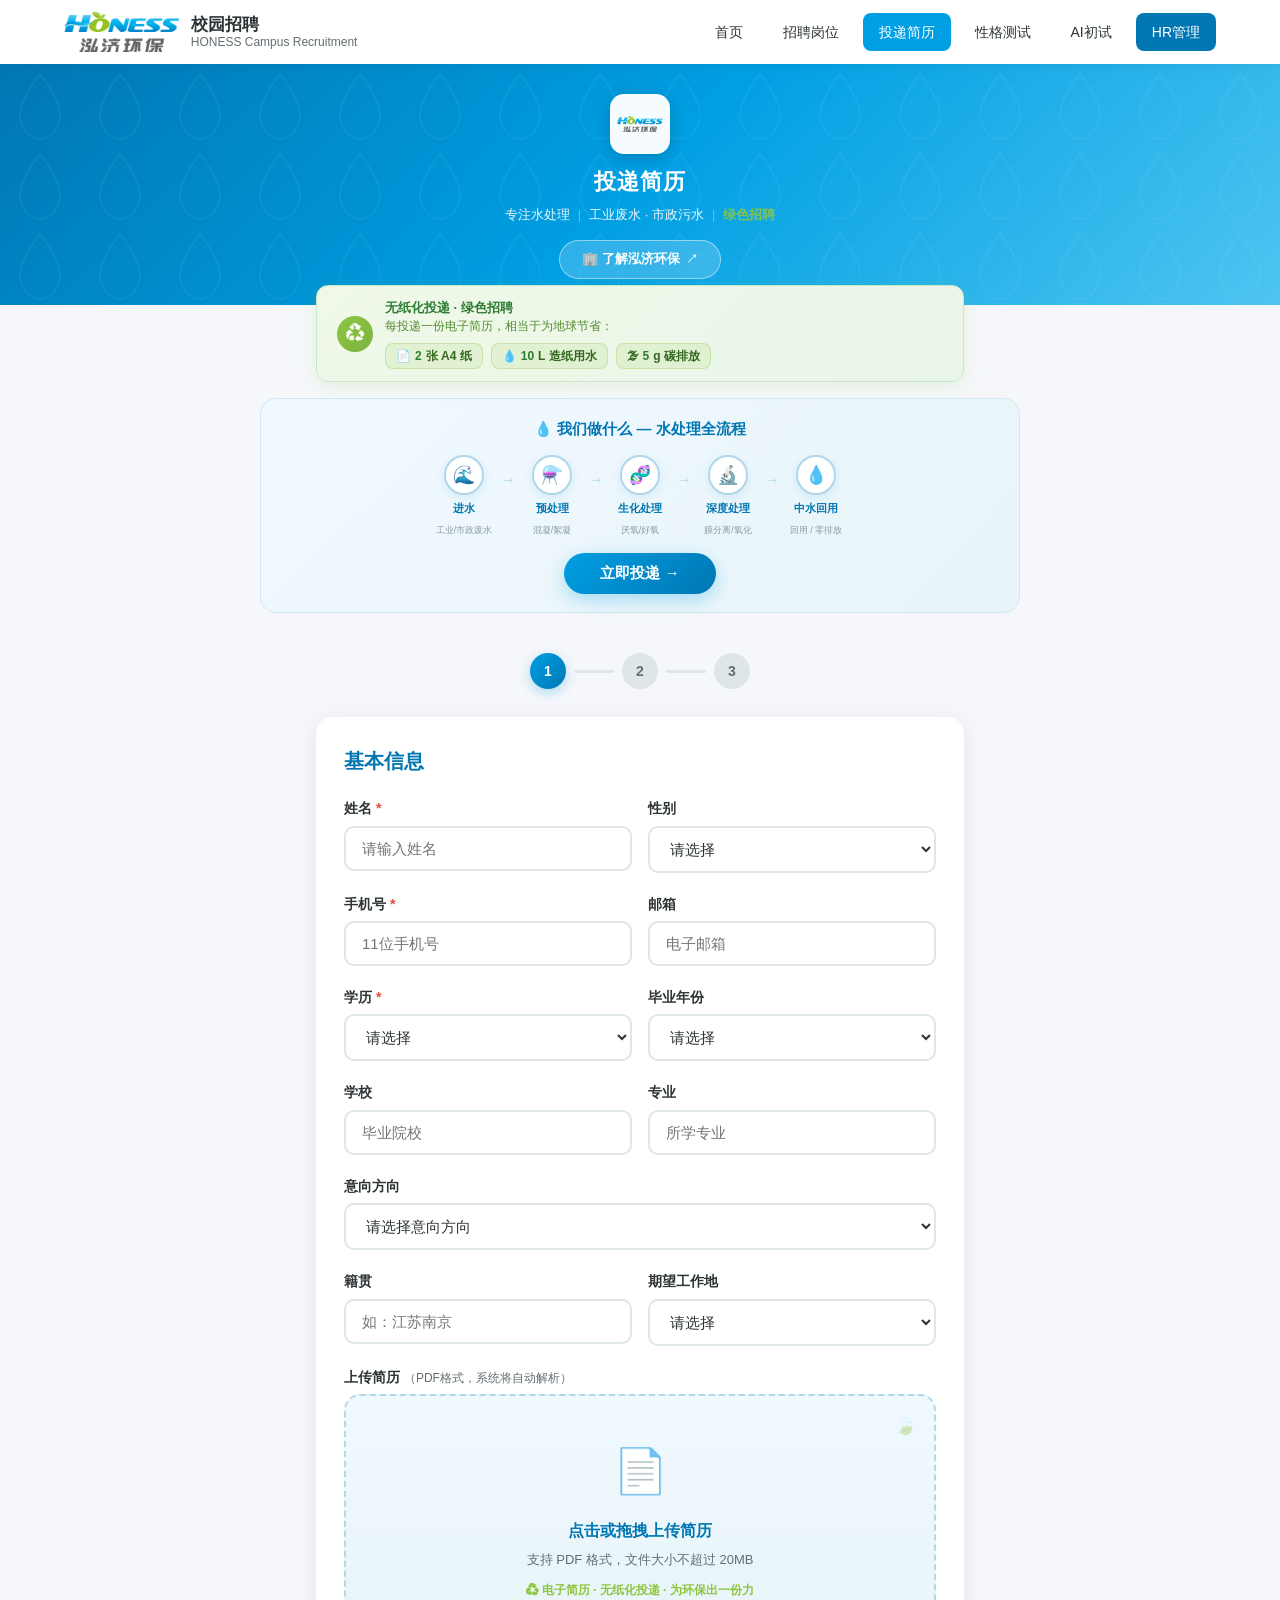
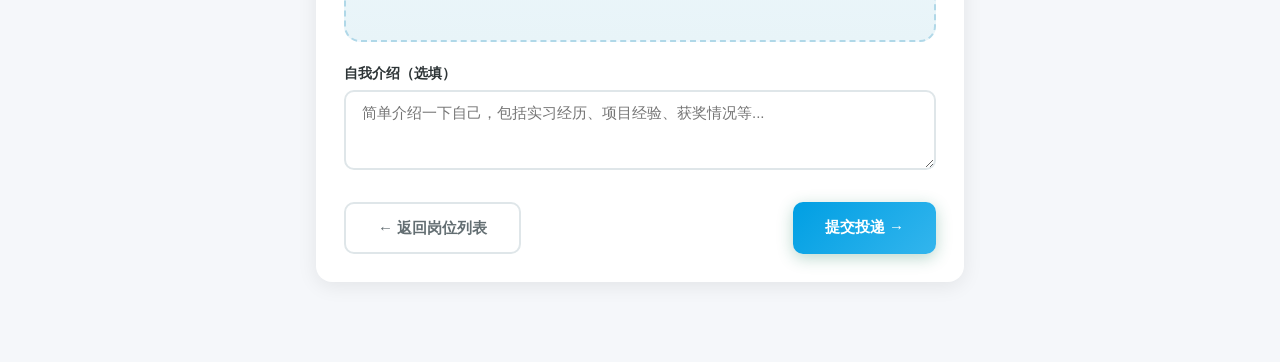
<file: website/apply.html>
<!DOCTYPE html>
<html lang="zh-CN">
<head>
    <meta charset="UTF-8">
    <meta name="viewport" content="width=device-width, initial-scale=1.0">
    <title>投递简历 | 泓济环保校招</title>
    <link rel="stylesheet" href="css/main.css">
    <style>
        /* 水处理主题横幅 */
        .page-header {
            background: linear-gradient(135deg, #0077b3 0%, #009fe3 50%, #4ec5f1 100%);
            color: white; padding: 30px 24px 26px; text-align: center;
            position: relative; overflow: hidden;
        }
        .page-header::before {
            content: ''; position: absolute; inset: 0;
            background: url('data:image/svg+xml,<svg xmlns="http://www.w3.org/2000/svg" width="80" height="80" viewBox="0 0 80 80"><g fill="none" stroke="rgba(255,255,255,0.06)" stroke-width="1.5"><path d="M40 10 C40 10 20 35 20 50 C20 65 30 75 40 75 C50 75 60 65 60 50 C60 35 40 10 40 10Z"/></g></svg>');
            background-size: 80px 80px;
        }
        .page-header .header-content { position: relative; z-index: 1; }
        .page-header .header-logo {
            width: 60px; height: 60px; margin: 0 auto 10px;
            background: rgba(255,255,255,0.96);
            border-radius: 14px;
            display: flex; align-items: center; justify-content: center;
            box-shadow: 0 4px 16px rgba(0,0,0,0.18);
        }
        .page-header .header-logo img {
            max-width: 46px; max-height: 38px; object-fit: contain;
        }
        @keyframes logo-float {
            0%, 100% { transform: translateY(0); }
            50% { transform: translateY(-4px); }
        }
        .page-header h1 { font-size: 22px; font-weight: 800; margin-bottom: 6px; letter-spacing: 1px; }
        .page-header .tagline {
            font-size: 13px; opacity: 0.92; display: flex; align-items: center;
            justify-content: center; gap: 8px; flex-wrap: wrap;
        }
        .page-header .tagline .pipe { opacity: 0.4; }
        .page-header .tagline .highlight { color: #8dc63f; font-weight: 600; }
        .page-header .official-btn {
            display: inline-flex; align-items: center; gap: 6px;
            margin-top: 14px; padding: 8px 22px;
            background: rgba(255,255,255,0.18);
            border: 1.5px solid rgba(255,255,255,0.45);
            border-radius: 24px;
            color: #fff; font-size: 13px; font-weight: 600;
            text-decoration: none; transition: all 0.3s;
            backdrop-filter: blur(6px);
        }
        .page-header .official-btn:hover {
            background: rgba(255,255,255,0.32);
            border-color: #fff; transform: translateY(-2px);
            box-shadow: 0 6px 20px rgba(0,0,0,0.15);
        }
        .page-header .official-btn .ext-icon { font-size: 12px; opacity: 0.8; }

        /* 无纸化环保横幅 */
        .eco-banner {
            max-width: 680px; margin: -20px auto 0; padding: 0 16px;
            position: relative; z-index: 2;
        }
        .eco-banner-inner {
            background: linear-gradient(135deg, #f0f9e8, #e8f5e9);
            border: 1px solid #c8e6c9;
            border-radius: 12px;
            padding: 12px 20px;
            display: flex; align-items: center; gap: 12px;
            box-shadow: 0 4px 16px rgba(141,198,63,0.15);
        }
        .eco-banner-inner .eco-icon {
            width: 36px; height: 36px; flex-shrink: 0;
            background: linear-gradient(135deg, #8dc63f, #7cb342);
            border-radius: 50%;
            display: flex; align-items: center; justify-content: center;
            color: #fff; font-size: 18px;
        }
        .eco-banner-inner .eco-text { font-size: 13px; color: #2e7d32; line-height: 1.5; }
        .eco-banner-inner .eco-text strong { font-weight: 700; }
        .eco-banner-inner .eco-text .small { color: #558b2f; font-size: 12px; }
        .eco-stats {
            display: flex; gap: 8px; margin-top: 8px; flex-wrap: wrap;
        }
        .eco-stats .eco-stat {
            display: inline-flex; align-items: center; gap: 4px;
            background: rgba(141,198,63,0.12); border: 1px solid rgba(141,198,63,0.3);
            border-radius: 8px; padding: 3px 10px; font-size: 12px; color: #33691e; font-weight: 600;
        }
        .eco-stats .eco-stat .num { color: #2e7d32; font-weight: 800; }

        .apply-container { max-width: 680px; margin: 0 auto; padding: 24px 16px 60px; }

        .step-indicator { display: flex; justify-content: center; gap: 8px; margin-bottom: 28px; }
        .step-dot {
            width: 36px; height: 36px; border-radius: 50%;
            display: flex; align-items: center; justify-content: center;
            font-size: 14px; font-weight: 700;
            background: var(--border); color: var(--text-light);
            transition: all 0.3s;
        }
        .step-dot.active {
            background: linear-gradient(135deg, #009fe3, #0077b3);
            color: white; box-shadow: 0 4px 12px rgba(0,159,227,0.3);
        }
        .step-dot.done { background: #8dc63f; color: white; }
        .step-line { width: 40px; height: 3px; background: var(--border); align-self: center; border-radius: 2px; }
        .step-line.done { background: #8dc63f; }

        /* 上传区域美化 */
        .upload-zone {
            border: 2px dashed #b0d8e8; border-radius: 16px;
            padding: 40px 24px; text-align: center; cursor: pointer;
            transition: all 0.3s;
            background: linear-gradient(180deg, #f0f9ff 0%, #e8f4f8 100%);
            position: relative; overflow: hidden;
        }
        .upload-zone::before {
            content: '🍃'; position: absolute; top: 12px; right: 16px;
            font-size: 20px; opacity: 0.3;
        }
        .upload-zone:hover, .upload-zone.dragover {
            border-color: #009fe3; background: linear-gradient(180deg, #e3f2fd 0%, #d5ebe1 100%);
            transform: translateY(-2px);
            box-shadow: 0 8px 24px rgba(0,159,227,0.12);
        }
        .upload-zone .upload-icon {
            font-size: 44px; margin-bottom: 12px;
            display: inline-block; animation: bounce 2s ease-in-out infinite;
        }
        @keyframes bounce {
            0%, 100% { transform: translateY(0); }
            50% { transform: translateY(-6px); }
        }
        .upload-zone h3 { font-size: 16px; color: #0077b3; margin-bottom: 6px; }
        .upload-zone p { font-size: 13px; color: var(--text-light); }
        .upload-zone .file-info { margin-top: 12px; padding: 10px 16px; background: var(--white); border-radius: 8px; display: inline-flex; align-items: center; gap: 8px; font-size: 14px; }
        .upload-zone .eco-hint {
            margin-top: 10px; font-size: 12px; color: #8dc63f; font-weight: 600;
        }

        .parsed-preview {
            background: #e8f5e9; border: 1px solid #a5d6a7; border-radius: 10px;
            padding: 16px; margin-top: 16px;
        }
        .parsed-preview .parsed-title { font-size: 14px; font-weight: 700; color: #2e7d32; margin-bottom: 8px; display: flex; align-items: center; gap: 6px; }
        .parsed-preview .parsed-fields { font-size: 13px; color: var(--text); }
        .parsed-preview .parsed-fields div { padding: 2px 0; }

        .job-select-card {
            padding: 16px; background: linear-gradient(135deg, #f0f9ff, #e8f4f8);
            border-radius: 10px; margin-bottom: 16px;
            display: flex; align-items: center; gap: 12px;
            border: 1px solid #d0e8f0;
        }
        .job-select-card .job-icon { font-size: 28px; }
        .job-select-card .job-info { flex: 1; }
        .job-select-card .job-info .j-title { font-weight: 700; font-size: 15px; }
        .job-select-card .job-info .j-meta { font-size: 12px; color: var(--text-light); }

        /* 成功页面美化 */
        .success-screen { text-align: center; padding: 36px 20px; }
        .success-screen .success-icon {
            width: 80px; height: 80px; margin: 0 auto 20px;
            background: linear-gradient(135deg, #8dc63f, #7cb342);
            border-radius: 50%;
            display: flex; align-items: center; justify-content: center;
            font-size: 40px;
            box-shadow: 0 8px 32px rgba(141,198,63,0.3);
            animation: pop-in 0.5s ease;
        }
        .success-screen h2 { font-size: 24px; color: #0077b3; margin-bottom: 12px; }
        .success-screen .success-desc { font-size: 15px; color: var(--text-light); margin-bottom: 20px; line-height: 1.8; }
        .success-screen .eco-impact {
            background: linear-gradient(135deg, #f0f9e8, #e8f5e9);
            border: 1px solid #c8e6c9; border-radius: 12px;
            padding: 16px; margin-bottom: 20px; display: flex;
            align-items: center; justify-content: center; gap: 10px;
        }
        .success-screen .eco-impact .impact-icon {
            width: 32px; height: 32px; background: #8dc63f; border-radius: 50%;
            display: flex; align-items: center; justify-content: center;
            color: #fff; font-size: 16px; flex-shrink: 0;
        }
        .success-screen .eco-impact .impact-text {
            font-size: 13px; color: #2e7d32; text-align: left; line-height: 1.5;
        }
        .success-screen .eco-impact .impact-text strong { font-weight: 700; }
        .success-screen .candidate-id {
            font-size: 13px; color: var(--text-light); margin-bottom: 20px;
            font-family: "Courier New", monospace; letter-spacing: 1px;
        }
        .success-screen .ai-interview-cta {
            background: linear-gradient(135deg, #e8f4fd, #f0f9ff);
            border: 1.5px solid #009fe3; border-radius: 14px;
            padding: 18px; margin-bottom: 18px; display: flex; align-items: center;
            gap: 14px; text-align: left; box-shadow: 0 4px 16px rgba(0,159,227,0.1);
        }
        .success-screen .ai-interview-cta .ai-cta-icon {
            width: 46px; height: 46px; border-radius: 12px; flex-shrink: 0;
            background: linear-gradient(135deg, #009fe3, #0077b3);
            display: flex; align-items: center; justify-content: center;
            font-size: 22px; color: #fff;
        }
        .success-screen .ai-interview-cta strong { font-size: 15px; color: #0077b3; display: block; margin-bottom: 4px; }
        .success-screen .ai-interview-cta p { font-size: 12.5px; color: var(--text-light); line-height: 1.7; margin-bottom: 10px; }
        .success-screen .ai-interview-cta .btn { font-size: 14px; padding: 10px 22px; }
        .success-screen .next-steps { text-align: left; max-width: 420px; margin: 0 auto; }
        .success-screen .next-steps h4 { font-size: 15px; margin-bottom: 12px; color: var(--text); }
        .success-screen .next-steps a {
            display: block; padding: 14px 20px;
            background: linear-gradient(135deg, #f0f9ff, #e8f4f8);
            border: 1px solid #d0e8f0; border-radius: 10px;
            margin-bottom: 8px; font-size: 14px; transition: all 0.2s;
        }
        .success-screen .next-steps a:hover {
            background: linear-gradient(135deg, #e3f2fd, #d5ebe1);
            transform: translateX(4px);
        }

        .form-actions { display: flex; gap: 12px; justify-content: space-between; margin-top: 24px; }

        /* 水处理工艺小图标条 — 紧凑单行，竖屏不换行 */
        .water-process-bar {
            display: flex; align-items: center; justify-content: center;
            gap: 5px; margin-top: 10px; white-space: nowrap;
        }
        .water-process-bar .wp-item {
            display: inline-flex; align-items: center; gap: 3px;
            font-size: 11px; color: rgba(255,255,255,0.82); font-weight: 500;
            padding: 3px 8px; background: rgba(255,255,255,0.12);
            border-radius: 10px;
        }
        .water-process-bar .wp-arrow { color: rgba(255,255,255,0.45); font-size: 11px; }

        /* 水处理工艺展示区（紧凑好看版） */
        .wp-showcase {
            background: linear-gradient(135deg, #f0f9ff, #e8f4f8);
            border-radius: 16px; padding: 18px 16px; margin: 16px auto;
            max-width: 760px; border: 1px solid #d0e8f0;
        }
        .wp-showcase h3 { text-align: center; font-size: 15px; color: #0077b3; margin-bottom: 14px; font-weight: 700; }
        .wp-flow { display: flex; align-items: flex-start; justify-content: center; gap: 4px; flex-wrap: wrap; }
        .wp-flow .pf-node {
            display: flex; flex-direction: column; align-items: center; gap: 5px; min-width: 64px;
        }
        .wp-flow .pf-icon {
            width: 40px; height: 40px; border-radius: 50%;
            background: white; display: flex; align-items: center; justify-content: center;
            font-size: 18px; box-shadow: 0 3px 10px rgba(0,159,227,0.12);
            border: 2px solid #b0d8e8; transition: all 0.3s;
        }
        .wp-flow .pf-node:hover .pf-icon {
            border-color: #009fe3; transform: translateY(-3px) scale(1.05);
        }
        .wp-flow .pf-label { font-size: 11px; font-weight: 600; color: #0077b3; white-space: nowrap; }
        .wp-flow .pf-desc { font-size: 9px; color: #8a9ba5; white-space: nowrap; }
        .wp-flow .pf-arrow { color: #b0d8e8; font-size: 16px; margin-top: 12px; }
        .wp-apply-btn {
            display: block; margin: 16px auto 0; padding: 11px 36px;
            background: linear-gradient(135deg, #009fe3, #0077b3); color: #fff;
            border: none; border-radius: 24px; font-size: 15px; font-weight: 600;
            cursor: pointer; box-shadow: 0 6px 18px rgba(0,159,227,0.3);
            transition: all 0.25s;
        }
        .wp-apply-btn:hover { transform: translateY(-2px); box-shadow: 0 8px 24px rgba(0,159,227,0.42); }
        .wp-showcase.collapsed { display: none; }
        .upload-zone.dragover {
            border-color: #009fe3 !important;
            background: #e8f6ff !important;
            transform: scale(1.02);
        }
    </style>
</head>
<body>
    <nav class="navbar">
        <div class="navbar-inner">
            <a class="navbar-brand" href="index.html">
                <img class="brand-logo" src="images/honess-logo.png" alt="HONESS 泓济环保">
                <div class="brand-name">校园招聘<small>HONESS Campus Recruitment</small></div>
            </a>
            <button class="navbar-toggle" aria-label="菜单" onclick="this.classList.toggle('active');document.getElementById('mainNav').classList.toggle('open')">
                <span></span><span></span><span></span>
            </button>
            <div class="navbar-links" id="mainNav">
                <a href="index.html">首页</a>
                <a href="jobs.html">招聘岗位</a>
                <a href="apply.html" class="active">投递简历</a>
                <a href="mbti.html">性格测试</a>
                <a href="schedule.html">AI初试</a>
                <a href="admin.html" class="admin-btn">HR管理</a>
            </div>
        </div>
    </nav>

    <div class="page-header">
        <div class="header-content">
            <div class="header-logo">
                <img src="images/honess-logo.png" alt="泓济环保 HONESS">
            </div>
            <h1>投递简历</h1>
            <div class="tagline">
                <span>专注水处理</span>
                <span class="pipe">|</span>
                <span>工业废水 · 市政污水</span>
                <span class="pipe">|</span>
                <span class="highlight">绿色招聘</span>
            </div>
            <a href="https://www.honess.cn" target="_blank" rel="noopener" class="official-btn">
                🏢 了解泓济环保 <span class="ext-icon">↗</span>
            </a>
        </div>
    </div>

    <!-- 无纸化环保横幅 -->
    <div class="eco-banner">
        <div class="eco-banner-inner">
            <div class="eco-icon">♻</div>
            <div class="eco-text">
                <strong>无纸化投递 · 绿色招聘</strong>
                <div class="small">每投递一份电子简历，相当于为地球节省：</div>
                <div class="eco-stats">
                    <span class="eco-stat">📄 <span class="num">2</span> 张 A4 纸</span>
                    <span class="eco-stat">💧 <span class="num">10</span> L 造纸用水</span>
                    <span class="eco-stat">🌫 <span class="num">5</span> g 碳排放</span>
                </div>
            </div>
        </div>
    </div>

    <!-- 水处理工艺展示 -->
    <div class="wp-showcase" id="wpShowcase">
        <h3>💧 我们做什么 — 水处理全流程</h3>
        <div class="wp-flow">
            <div class="pf-node">
                <div class="pf-icon">🌊</div>
                <div class="pf-label">进水</div>
                <div class="pf-desc">工业/市政废水</div>
            </div>
            <div class="pf-arrow">→</div>
            <div class="pf-node">
                <div class="pf-icon">⚗️</div>
                <div class="pf-label">预处理</div>
                <div class="pf-desc">混凝/絮凝</div>
            </div>
            <div class="pf-arrow">→</div>
            <div class="pf-node">
                <div class="pf-icon">🧬</div>
                <div class="pf-label">生化处理</div>
                <div class="pf-desc">厌氧/好氧</div>
            </div>
            <div class="pf-arrow">→</div>
            <div class="pf-node">
                <div class="pf-icon">🔬</div>
                <div class="pf-label">深度处理</div>
                <div class="pf-desc">膜分离/氧化</div>
            </div>
            <div class="pf-arrow">→</div>
            <div class="pf-node">
                <div class="pf-icon">💧</div>
                <div class="pf-label">中水回用</div>
                <div class="pf-desc">回用 / 零排放</div>
            </div>
        </div>
        <button class="wp-apply-btn" onclick="startApply()">立即投递 →</button>
    </div>

    <div class="apply-container">
        <div class="step-indicator">
            <div class="step-dot active" id="step1Dot">1</div>
            <div class="step-line" id="step1Line"></div>
            <div class="step-dot" id="step2Dot">2</div>
            <div class="step-line" id="step2Line"></div>
            <div class="step-dot" id="step3Dot">3</div>
        </div>

        <!-- Step 1: Basic Info + Resume Upload -->
        <div id="step1" class="card fade-in">
            <h2 style="font-size: 20px; margin-bottom: 20px; color: #0077b3;">基本信息</h2>

            <div id="appliedJobInfo" style="display:none;">
                <div class="job-select-card" id="appliedJobCard">
                    <div class="job-icon">📋</div>
                    <div class="job-info">
                        <div class="j-title" id="appliedJobTitle"></div>
                        <div class="j-meta" id="appliedJobMeta"></div>
                    </div>
                </div>
            </div>

            <div class="form-row">
                <div class="form-group">
                    <label>姓名 <span class="required">*</span></label>
                    <input type="text" id="name" placeholder="请输入姓名" required>
                </div>
                <div class="form-group">
                    <label>性别</label>
                    <select id="gender">
                        <option value="">请选择</option>
                        <option value="男">男</option>
                        <option value="女">女</option>
                    </select>
                </div>
            </div>

            <div class="form-row">
                <div class="form-group">
                    <label>手机号 <span class="required">*</span></label>
                    <input type="tel" id="phone" placeholder="11位手机号" required>
                </div>
                <div class="form-group">
                    <label>邮箱</label>
                    <input type="email" id="email" placeholder="电子邮箱">
                </div>
            </div>

            <div class="form-row">
                <div class="form-group">
                    <label>学历 <span class="required">*</span></label>
                    <select id="education" required>
                        <option value="">请选择</option>
                        <option value="bachelor">本科</option>
                        <option value="master">硕士</option>
                        <option value="phd">博士</option>
                        <option value="postdoc">博士后</option>
                    </select>
                </div>
                <div class="form-group">
                    <label>毕业年份</label>
                    <select id="graduation_year">
                        <option value="">请选择</option>
                        <option value="2026">2026届</option>
                        <option value="2027">2027届</option>
                        <option value="2028">2028届</option>
                        <option value="2025">2025届</option>
                        <option value="2024">2024届</option>
                    </select>
                </div>
            </div>

            <div class="form-row">
                <div class="form-group">
                    <label>学校</label>
                    <input type="text" id="school" placeholder="毕业院校">
                </div>
                <div class="form-group">
                    <label>专业</label>
                    <input type="text" id="major" placeholder="所学专业">
                </div>
            </div>

            <div class="form-group">
                <label>意向方向</label>
                <select id="preferred_category">
                    <option value="">请选择意向方向</option>
                    <option value="tech">技术研发类</option>
                    <option value="project">项目工程类</option>
                    <option value="business">商务市场类</option>
                    <option value="operations">运营服务类</option>
                    <option value="support">职能支持类</option>
                </select>
            </div>

            <div class="form-row">
                <div class="form-group">
                    <label>籍贯</label>
                    <input type="text" id="native_place" placeholder="如：江苏南京">
                </div>
                <div class="form-group">
                    <label>期望工作地</label>
                    <select id="preferred_location">
                        <option value="">请选择</option>
                        <option value="上海">上海</option>
                        <option value="安徽">安徽</option>
                        <option value="山西">山西</option>
                        <option value="新疆">新疆</option>
                        <option value="全国">服从全国调配</option>
                    </select>
                </div>
            </div>

            <div class="form-group">
                <label>上传简历 <span style="font-weight:400;color:var(--text-light);font-size:12px;">（PDF格式，系统将自动解析）</span></label>
                <div class="upload-zone" id="uploadZone" onclick="document.getElementById('resumeFile').click()">
                    <div class="upload-icon">📄</div>
                    <h3>点击或拖拽上传简历</h3>
                    <p>支持 PDF 格式，文件大小不超过 20MB</p>
                    <div class="eco-hint">♻ 电子简历 · 无纸化投递 · 为环保出一份力</div>
                    <input type="file" id="resumeFile" accept=".pdf,.txt" style="display:none" onchange="handleFileSelect(event)">
                </div>
                <div id="parsedPreview" style="display:none;"></div>
            </div>

            <div class="form-group">
                <label>自我介绍（选填）</label>
                <textarea id="self_intro" placeholder="简单介绍一下自己，包括实习经历、项目经验、获奖情况等..."></textarea>
            </div>

            <div class="form-actions">
                <a href="jobs.html" class="btn btn-outline">← 返回岗位列表</a>
                <button class="btn btn-primary" onclick="submitApplication()">提交投递 →</button>
            </div>
        </div>

        <!-- Step 3: Success -->
        <div id="step3" class="card hidden">
            <div class="success-screen">
                <div class="success-icon">✓</div>
                <h2>投递成功！</h2>
                <p class="success-desc">感谢你的投递，我们已收到你的简历。<br>HR将在5个工作日内进行筛选，请保持手机畅通。</p>

                <div class="eco-impact">
                    <div class="impact-icon">🌱</div>
                    <div class="impact-text">
                        <strong>你已为环保贡献一份力量</strong><br>
                        本次电子投递节省约 <strong>2 张纸 · 10L 水 · 5g 碳排放</strong>
                    </div>
                </div>

                <div class="candidate-id" id="candidateId"></div>

                <!-- AI 初试预约引导 -->
                <div class="ai-interview-cta">
                    <div class="ai-cta-icon">🎤</div>
                    <div>
                        <strong>AI 数字人初试 · 线上自助参加</strong>
                        <p>投递完成后即可自行选择面试时段，AI 面试官「泓宝」将与你一对一交流，全程约 30 分钟。请按约定时间准时参加，守时表现将纳入综合评估。</p>
                    </div>
                    <a href="schedule.html" id="interviewLink" class="btn btn-primary">立即预约 AI 初试 →</a>
                </div>

                <div class="next-steps">
                    <h4>接下来你还可以：</h4>
                    <a href="mbti.html?candidate_id=" id="mbtiLink" style="color:var(--primary);">→ 完成MBTI职业性格测试（推荐，有助于岗位匹配）</a>
                    <a href="jobs.html" style="color:var(--primary);">→ 继续浏览其他岗位</a>
                    <a href="index.html" style="color:var(--primary);">→ 返回首页</a>
                </div>
            </div>
        </div>
    </div>

    <div class="loading-overlay" id="loadingOverlay" style="display:none;">
        <div class="spinner"></div>
        <p id="loadingText">正在提交...</p>
    </div>

    <div class="toast" id="toast"></div>

    <script>
        const urlParams = new URLSearchParams(location.search);
        const appliedJobId = urlParams.get('job_id');
        let selectedFile = null;
        let parsedResult = null;

        // ===== 表单记忆功能：避免重复投递时重新填写 =====
        const FORM_STORAGE_KEY = 'honess_apply_form_draft';
        const FORM_FIELDS = ['name', 'phone', 'email', 'gender', 'education', 'graduation_year', 'school', 'major', 'preferred_category', 'preferred_location', 'native_place', 'self_intro'];

        function saveFormDraft() {
            const data = {};
            FORM_FIELDS.forEach(id => {
                const el = document.getElementById(id);
                if (el && el.value) data[id] = el.value;
            });
            try { localStorage.setItem(FORM_STORAGE_KEY, JSON.stringify(data)); } catch {}
        }

        function restoreFormDraft() {
            let data = null;
            try { data = JSON.parse(localStorage.getItem(FORM_STORAGE_KEY)); } catch {}
            if (!data) return false;
            let restored = 0;
            FORM_FIELDS.forEach(id => {
                const el = document.getElementById(id);
                if (el && data[id] && !el.value) { el.value = data[id]; restored++; }
            });
            return restored > 0;
        }

        function clearFormDraft() {
            try { localStorage.removeItem(FORM_STORAGE_KEY); } catch {}
        }

        // 页面加载时恢复上次填写的内容
        (function initFormMemory() {
            if (restoreFormDraft()) {
                setTimeout(() => showToast('已自动恢复你上次填写的信息，请确认后直接提交'), 500);
            }
            // 监听所有表单字段变化，自动保存
            FORM_FIELDS.forEach(id => {
                const el = document.getElementById(id);
                if (el) el.addEventListener('change', saveFormDraft);
                if (el) el.addEventListener('blur', saveFormDraft);
            });
        })();

        // 点击"立即投递"：收起公司业务流程图，平滑滚动到投递表单
        function startApply() {
            const showcase = document.getElementById('wpShowcase');
            if (showcase) showcase.classList.add('collapsed');
            const form = document.querySelector('.apply-container');
            if (form) form.scrollIntoView({ behavior: 'smooth', block: 'start' });
        }

        if (appliedJobId) {
            fetch('/api/jobs/' + appliedJobId).then(r => r.json()).then(job => {
                if (job && !job.error) {
                    document.getElementById('appliedJobInfo').style.display = 'block';
                    document.getElementById('appliedJobTitle').textContent = job.title;
                    const eduLabels = { bachelor: '本科', master: '硕士', phd: '博士', postdoc: '博士后' };
                    document.getElementById('appliedJobMeta').textContent = `${eduLabels[job.education_min]}及以上 · ${job.location || '不限'} · ${job.salary_range || '面议'}`;
                }
            });
        }

        function handleFileSelect(event) {
            let file = null;
            // 兼容拖拽（dataTransfer）和点击选择（target.files）
            if (event.dataTransfer && event.dataTransfer.files && event.dataTransfer.files.length) {
                file = event.dataTransfer.files[0];
            } else if (event.target && event.target.files && event.target.files.length) {
                file = event.target.files[0];
            }
            if (!file) return;
            // 类型与大小校验
            if (!/\.(pdf|txt)$/i.test(file.name)) { showToast('仅支持 PDF 或 TXT 格式的简历'); return; }
            if (file.size > 20 * 1024 * 1024) { showToast('文件不能超过 20MB'); return; }
            selectedFile = file;
            const zone = document.getElementById('uploadZone');
            zone.classList.remove('dragover');
            zone.innerHTML = `
                <div class="upload-icon">📄</div>
                <h3>${file.name}</h3>
                <p>${(file.size / 1024).toFixed(1)} KB · 点击重新选择</p>
                <div class="eco-hint">♻ 电子简历 · 无纸化投递 · 为环保出一份力</div>
                <input type="file" id="resumeFile" accept=".pdf,.txt" style="display:none" onchange="handleFileSelect(event)">
            `;
            autoFillFromResume(file);
        }

        // 初始化拖拽上传：阻止浏览器默认"打开文件"行为，支持拖入文件
        (function initDropZone() {
            var zone = document.getElementById('uploadZone');
            if (!zone) return;
            ['dragenter', 'dragover'].forEach(function(ev) {
                zone.addEventListener(ev, function(e) {
                    e.preventDefault();
                    e.stopPropagation();
                    zone.classList.add('dragover');
                });
            });
            ['dragleave', 'drop'].forEach(function(ev) {
                zone.addEventListener(ev, function(e) {
                    e.preventDefault();
                    e.stopPropagation();
                    zone.classList.remove('dragover');
                });
            });
            zone.addEventListener('drop', function(e) {
                handleFileSelect(e);
            });
        })();

        // 上传即解析：优先前端解析（pdf.js），降级到后端解析接口
        function autoFillFromResume(file) {
            const preview = document.getElementById('parsedPreview');
            if (preview) preview.style.display = 'none';
            showLoading('正在解析简历...');

            const handleParsed = function (data) {
                hideLoading();
                if (!data.success) { showToast(data.message || '解析失败，请手动填写'); return; }
                parsedResult = data;
                fillFormFromParsed(data);
                showParsedPreview(data);
                saveFormDraft(); // 解析填充后保存草稿
                showToast('简历已自动解析并填充');
            };

            // 云模式：前端 pdf.js 解析（无需后端）
            if (window.ResumeParser && typeof ResumeParser.parseFile === 'function') {
                ResumeParser.parseFile(file)
                    .then(handleParsed)
                    .catch(function () { hideLoading(); showToast('解析失败，请手动填写'); });
                return;
            }

            // 降级：本地服务器模式，调用后端解析接口
            const fd = new FormData();
            fd.append('resume', file);
            fetch('/api/resume/parse', { method: 'POST', body: fd })
                .then(r => r.json())
                .then(handleParsed)
                .catch(function () { hideLoading(); showToast('解析失败，请手动填写'); });
        }

        // 把解析出的信息自动填入表单（仅填空字段，不覆盖已输入内容）
        function fillFormFromParsed(data) {
            const setVal = (id, val) => {
                if (!val) return;
                const el = document.getElementById(id);
                if (el && !el.value) el.value = val;
            };
            setVal('name', data.name);
            setVal('phone', data.phone);
            setVal('email', data.email);
            setVal('school', data.school);
            setVal('major', data.major);
            // 下拉框匹配（按 value 或文字匹配，已选则不覆盖）
            const matchSelect = (id, val) => {
                if (!val) return;
                const sel = document.getElementById(id);
                if (!sel || sel.value) return;
                const v = String(val).trim();
                for (const opt of sel.options) {
                    if (opt.value === v || opt.text === v || opt.text.includes(v) || v.includes(opt.text)) {
                        sel.value = opt.value;
                        return;
                    }
                }
            };
            matchSelect('gender', data.gender);
            matchSelect('education', data.education);
            matchSelect('graduation_year', data.graduationYear);
            // 技能/经历补充到自我介绍（仅当自我介绍为空时）
            if ((data.skills && data.skills.length) || data.experience) {
                const intro = document.getElementById('self_intro');
                if (intro && !intro.value) {
                    let parts = [];
                    if (data.skills && data.skills.length) parts.push('技能：' + data.skills.join('、'));
                    if (data.experience) parts.push('经历：' + data.experience);
                    intro.value = parts.join('\n');
                }
            }
        }

        // 显示解析预览卡片
        function showParsedPreview(data) {
            const preview = document.getElementById('parsedPreview');
            if (!preview) return;
            const fields = [];
            if (data.name) fields.push(['姓名', data.name]);
            if (data.phone) fields.push(['手机', data.phone]);
            if (data.email) fields.push(['邮箱', data.email]);
            if (data.school) fields.push(['学校', data.school]);
            if (data.major) fields.push(['专业', data.major]);
            if (data.education) fields.push(['学历', data.education]);
            if (data.graduationYear) fields.push(['毕业年份', data.graduationYear]);
            if (data.skills && data.skills.length) fields.push(['技能', data.skills.join('、')]);
            if (fields.length === 0) { preview.style.display = 'none'; return; }
            preview.innerHTML = '<div class="parsed-preview"><div class="parsed-title">✓ 简历已解析</div><div class="parsed-fields">' +
                fields.map(f => '<div><strong>' + f[0] + '：</strong>' + f[1] + '</div>').join('') +
                '</div></div>';
            preview.style.display = 'block';
        }

        function showLoading(text) {
            document.getElementById('loadingText').textContent = text;
            document.getElementById('loadingOverlay').style.display = 'flex';
        }
        function hideLoading() { document.getElementById('loadingOverlay').style.display = 'none'; }

        function showToast(msg) {
            const t = document.getElementById('toast');
            t.textContent = msg;
            t.classList.add('show');
            setTimeout(() => t.classList.remove('show'), 3000);
        }

        function submitApplication() {
            const name = document.getElementById('name').value.trim();
            const phone = document.getElementById('phone').value.trim();
            const education = document.getElementById('education').value;

            if (!name) { showToast('请输入姓名'); return; }
            if (!phone) { showToast('请输入手机号'); return; }
            if (!education) { showToast('请选择学历'); return; }

            showLoading('正在提交简历...');

            const formData = new FormData();
            formData.append('name', name);
            formData.append('phone', phone);
            formData.append('email', document.getElementById('email').value);
            formData.append('gender', document.getElementById('gender').value);
            formData.append('education', education);
            formData.append('graduation_year', document.getElementById('graduation_year').value);
            formData.append('school', document.getElementById('school').value);
            formData.append('major', document.getElementById('major').value);
            formData.append('preferred_category', document.getElementById('preferred_category').value);
            formData.append('preferred_location', document.getElementById('preferred_location').value);
            formData.append('native_place', document.getElementById('native_place').value);
            formData.append('self_intro', document.getElementById('self_intro').value);
            formData.append('source', 'online');
            if (appliedJobId) formData.append('applied_job_id', appliedJobId);
            if (selectedFile) {
                formData.append('resume', selectedFile);
                formData.append('resume_name', selectedFile.name);
            }
            if (parsedResult) formData.append('parsed_json', JSON.stringify(parsedResult));

            fetch('/api/candidates/apply', { method: 'POST', body: formData })
                .then(r => r.json())
                .then(data => {
                    hideLoading();
                    if (data.error) { showToast(data.error); return; }

                    clearFormDraft(); // 提交成功后清除草稿

                    document.getElementById('step1').classList.add('hidden');
                    document.getElementById('step3').classList.remove('hidden');
                    document.getElementById('step3').classList.add('fade-in');
                    document.getElementById('step1Dot').classList.remove('active');
                    document.getElementById('step1Dot').classList.add('done');
                    document.getElementById('step1Line').classList.add('done');
                    document.getElementById('step2Dot').classList.add('done');
                    document.getElementById('step2Line').classList.add('done');
                    document.getElementById('step3Dot').classList.add('active');

                    document.getElementById('candidateId').textContent = '投递编号：HJ-' + String(data.id).padStart(6, '0');
                    const mbtiLink = document.getElementById('mbtiLink');
                    mbtiLink.href = 'mbti.html?candidate_id=' + data.id;
                    const interviewLink = document.getElementById('interviewLink');
                    const jobTitleEl = document.getElementById('appliedJobTitle');
                    const jobTitle = jobTitleEl ? jobTitleEl.textContent.trim() : '';
                    interviewLink.href = 'schedule.html?candidate_id=' + data.id + '&name=' + encodeURIComponent(name) + '&job=' + encodeURIComponent(jobTitle);

                    if (data.parsed && data.parsedData) {
                        showToast('简历已自动解析');
                    }

                    window.scrollTo(0, 0);
                })
                .catch(err => {
                    hideLoading();
                    showToast('提交失败，请重试');
                });
        }
    </script>
    <script src="js/pdf.min.js"></script>
    <script src="js/resume-parser-client.js"></script>
    <script src="js/supabase-config.js"></script>
    <script src="js/supabase-api.js"></script>
    <script src="js/api-fallback.js"></script>
</body>
</html>
</file>
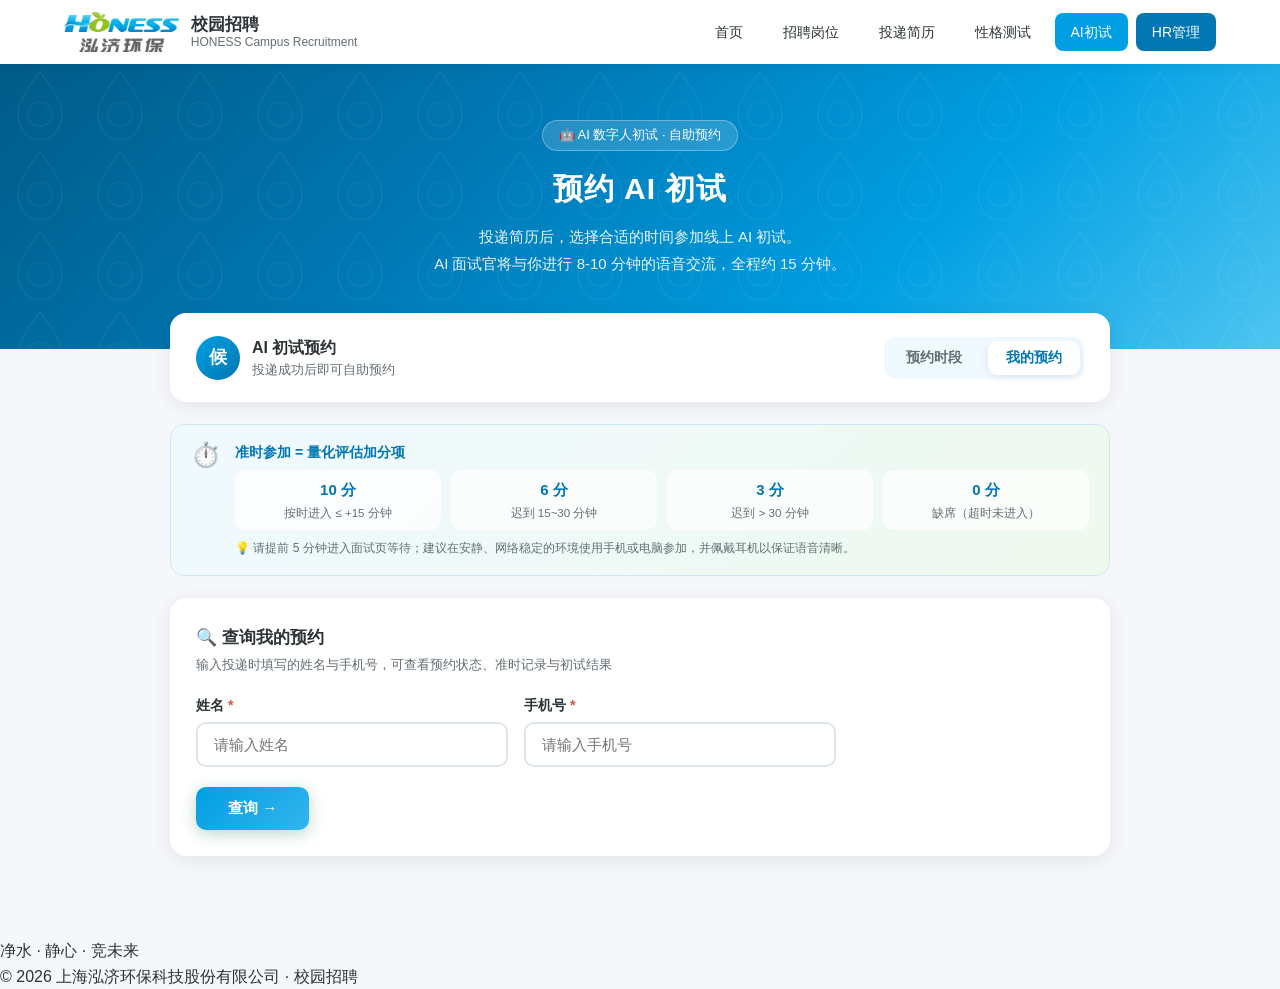
<file: website/schedule.html>
<!DOCTYPE html>
<html lang="zh-CN">
<head>
    <meta charset="UTF-8">
    <meta name="viewport" content="width=device-width, initial-scale=1.0">
    <title>预约 AI 初试 | 泓济环保校招</title>
    <meta name="description" content="预约泓济环保 AI 初试，选择工作时段，预约成功后凭预约码进入线上面试。">
    <meta name="keywords" content="泓济环保,AI初试预约,校园招聘,面试时间,面试预约,AI面试">
    <meta name="robots" content="index, follow">
    <meta property="og:title" content="预约 AI 初试 | 泓济环保校招">
    <meta property="og:description" content="选择合适时段，预约泓济环保 AI 在线初试。">
    <meta property="og:type" content="website">
    <meta property="og:url" content="https://xichuanovo.github.io/honess-campus-ai/schedule.html">
    <link rel="canonical" href="https://xichuanovo.github.io/honess-campus-ai/schedule.html">
    <link rel="stylesheet" href="css/main.css">
    <style>
        /* ===== 预约页：泓济水主题 ===== */
        .iv-hero {
            background: linear-gradient(135deg, #005b88 0%, #0077b3 35%, #009fe3 70%, #4ec5f1 100%);
            color: white; padding: 56px 24px 72px; text-align: center; position: relative; overflow: hidden;
        }
        .iv-hero::before {
            content: ''; position: absolute; inset: 0;
            background: url('data:image/svg+xml,<svg xmlns="http://www.w3.org/2000/svg" width="80" height="80" viewBox="0 0 80 80"><g fill="none" stroke="rgba(255,255,255,0.05)" stroke-width="1.5"><path d="M40 8 C40 8 18 34 18 50 C18 66 28 76 40 76 C52 76 62 66 62 50 C62 34 40 8 40 8Z"/><circle cx="40" cy="50" r="12"/></g></svg>');
            background-size: 80px;
        }
        .iv-hero .inner { position: relative; z-index: 2; max-width: 760px; margin: 0 auto; }
        .iv-hero .iv-badge {
            display: inline-block; background: rgba(255,255,255,0.15); border: 1px solid rgba(255,255,255,0.3);
            border-radius: 20px; padding: 4px 16px; font-size: 13px; margin-bottom: 14px; backdrop-filter: blur(4px);
        }
        .iv-hero h1 { font-size: 30px; font-weight: 800; margin-bottom: 10px; letter-spacing: 1px; }
        .iv-hero p { font-size: 15px; opacity: 0.92; line-height: 1.8; }

        .iv-body { max-width: 980px; margin: -36px auto 0; padding: 0 20px 60px; position: relative; z-index: 3; }

        /* 顶部信息卡（候选人/查询切换） */
        .iv-topbar {
            background: var(--white); border-radius: var(--radius); box-shadow: var(--shadow);
            padding: 22px 26px; margin-bottom: 22px; display: flex; align-items: center; justify-content: space-between; gap: 16px; flex-wrap: wrap;
        }
        .iv-topbar .who { display: flex; align-items: center; gap: 12px; }
        .iv-topbar .who .w-avatar {
            width: 44px; height: 44px; border-radius: 50%; background: linear-gradient(135deg, #009fe3, #0077b3);
            color: white; display: flex; align-items: center; justify-content: center; font-size: 18px; font-weight: 700; flex-shrink: 0;
        }
        .iv-topbar .who .w-name { font-size: 16px; font-weight: 700; }
        .iv-topbar .who .w-sub { font-size: 12.5px; color: var(--text-light); }
        .iv-tabs { display: flex; gap: 8px; background: var(--secondary); padding: 4px; border-radius: 12px; }
        .iv-tabs button {
            border: none; background: transparent; padding: 8px 18px; border-radius: 9px; font-size: 14px; font-weight: 600;
            color: var(--text-light); cursor: pointer; transition: all 0.2s; font-family: inherit;
        }
        .iv-tabs button.active { background: var(--white); color: var(--primary-dark); box-shadow: 0 2px 8px rgba(0,0,0,0.08); }

        /* 规则说明条 */
        .rule-strip {
            background: linear-gradient(135deg, #f0f9ff, #eef9ee); border: 1px solid #d0e8f0; border-radius: 14px;
            padding: 16px 20px; margin-bottom: 22px; display: flex; gap: 14px; align-items: flex-start;
        }
        .rule-strip .r-icon { font-size: 24px; line-height: 1.2; }
        .rule-strip .r-title { font-size: 14px; font-weight: 700; color: #0077b3; margin-bottom: 6px; }
        .rule-strip .r-grid { display: grid; grid-template-columns: repeat(4, 1fr); gap: 10px; }
        .rule-strip .r-item { background: rgba(255,255,255,0.75); border-radius: 10px; padding: 8px 10px; text-align: center; }
        .rule-strip .r-item .sc { font-size: 15px; font-weight: 800; color: #0077b3; }
        .rule-strip .r-item .lb { font-size: 11.5px; color: var(--text-light); margin-top: 2px; }
        .rule-strip .r-note { font-size: 12px; color: var(--text-light); margin-top: 8px; line-height: 1.7; }

        .iv-card { background: var(--white); border-radius: var(--radius); box-shadow: var(--shadow); padding: 26px; margin-bottom: 22px; }
        .iv-card h3 { font-size: 17px; font-weight: 700; color: var(--text); margin-bottom: 4px; display: flex; align-items: center; gap: 8px; }
        .iv-card .sub { font-size: 13px; color: var(--text-light); margin-bottom: 18px; }
        .iv-card h3 .step-pill {
            background: linear-gradient(135deg, #009fe3, #0077b3); color: white; font-size: 11px; font-weight: 700;
            border-radius: 10px; padding: 2px 10px;
        }

        /* 日期选择 */
        .date-row { display: flex; gap: 10px; overflow-x: auto; padding-bottom: 8px; }
        .date-chip {
            flex: 0 0 auto; min-width: 78px; text-align: center; padding: 10px 8px; border-radius: 12px; cursor: pointer;
            border: 2px solid var(--border); background: var(--white); transition: all 0.2s;
        }
        .date-chip .d-week { font-size: 11px; color: var(--text-light); }
        .date-chip .d-date { font-size: 15px; font-weight: 700; color: var(--text); }
        .date-chip .d-cnt { font-size: 10.5px; color: #27ae60; }
        .date-chip:hover { border-color: #b0d8e8; }
        .date-chip.active { border-color: var(--primary); background: var(--secondary); box-shadow: 0 4px 12px rgba(0,159,227,0.15); }
        .date-chip.disabled { opacity: 0.45; pointer-events: none; }

        /* 时段格子 */
        .slot-grid { display: grid; grid-template-columns: repeat(auto-fill, minmax(150px, 1fr)); gap: 10px; }
        .slot-item {
            border: 2px solid var(--border); border-radius: 12px; padding: 12px 10px; text-align: center; cursor: pointer;
            transition: all 0.2s; background: var(--white);
        }
        .slot-item .t-main { font-size: 15px; font-weight: 700; color: var(--text); }
        .slot-item .t-sub { font-size: 11.5px; color: var(--text-light); margin-top: 3px; }
        .slot-item .t-left { font-size: 11px; color: #27ae60; margin-top: 2px; }
        .slot-item:hover { border-color: #b0d8e8; transform: translateY(-2px); }
        .slot-item.active { border-color: var(--primary); background: var(--secondary); box-shadow: 0 4px 14px rgba(0,159,227,0.18); }
        .slot-item.full { opacity: 0.45; cursor: not-allowed; }
        .slot-item.closed { opacity: 0.45; cursor: not-allowed; }

        /* 预约确认条 */
        .book-bar {
            position: sticky; bottom: 16px; background: var(--white); border-radius: 14px; box-shadow: var(--shadow-lg);
            padding: 14px 20px; display: flex; align-items: center; justify-content: space-between; gap: 16px; flex-wrap: wrap;
            border: 2px solid #b0d8e8;
        }
        .book-bar .bb-info { font-size: 14px; color: var(--text); }
        .book-bar .bb-info b { color: #0077b3; }
        .book-bar .bb-hint { font-size: 12px; color: var(--text-light); margin-top: 2px; }

        /* 预约成功面板 */
        .book-ok { text-align: center; padding: 10px 0 4px; }
        .book-ok .ok-icon { font-size: 56px; margin-bottom: 10px; animation: popIn 0.5s ease; }
        .book-ok h2 { font-size: 22px; font-weight: 800; color: var(--text); margin-bottom: 6px; }
        .book-ok .ok-sub { font-size: 14px; color: var(--text-light); margin-bottom: 20px; }
        .code-box {
            display: inline-block; background: linear-gradient(135deg, #f0f9ff, #eef9ee); border: 2px dashed #009fe3;
            border-radius: 14px; padding: 14px 36px; margin-bottom: 18px;
        }
        .code-box .cb-label { font-size: 12px; color: var(--text-light); letter-spacing: 2px; }
        .code-box .cb-code { font-size: 34px; font-weight: 800; letter-spacing: 8px; color: #0077b3; margin-top: 2px; }
        .ok-meta { display: flex; justify-content: center; gap: 12px; flex-wrap: wrap; margin-bottom: 22px; }
        .ok-meta .om {
            background: var(--secondary); border-radius: 10px; padding: 8px 16px; font-size: 13px; color: var(--text);
        }
        .ok-meta .om b { color: #0077b3; }
        .ok-actions { display: flex; gap: 12px; justify-content: center; flex-wrap: wrap; }
        .ok-actions .btn { padding: 13px 34px; font-size: 15px; }

        /* 我的预约列表 */
        .my-item {
            border: 1px solid var(--border); border-radius: 14px; padding: 16px 18px; margin-bottom: 12px;
            display: flex; align-items: center; justify-content: space-between; gap: 14px; flex-wrap: wrap; background: var(--white);
        }
        .my-item .mi-main { flex: 1; min-width: 200px; }
        .my-item .mi-top { display: flex; align-items: center; gap: 8px; flex-wrap: wrap; }
        .my-item .mi-job { font-size: 14px; font-weight: 700; color: var(--text); }
        .my-item .mi-time { font-size: 13px; color: var(--text-light); margin-top: 4px; }
        .my-item .mi-meta { display: flex; gap: 12px; align-items: center; flex-wrap: wrap; }

        .phone-note { font-size: 12px; color: var(--text-light); margin-top: 6px; display: flex; align-items: center; gap: 6px; }

        /* 空态 */
        .empty-state { text-align: center; padding: 40px 20px; color: var(--text-light); }
        .empty-state .e-icon { font-size: 46px; margin-bottom: 10px; }
        .empty-state p { font-size: 14px; }

        @media (max-width: 768px) {
            .iv-hero { padding: 40px 16px 56px; }
            .iv-hero h1 { font-size: 22px; }
            .rule-strip .r-grid { grid-template-columns: repeat(2, 1fr); }
            .iv-body { padding: 0 14px 48px; }
            .iv-card { padding: 18px; }
            .slot-grid { grid-template-columns: repeat(2, 1fr); }
            .code-box { padding: 12px 24px; }
            .code-box .cb-code { font-size: 26px; letter-spacing: 5px; }
        }
    </style>
</head>
<body>
    <nav class="navbar">
        <div class="navbar-inner">
            <a class="navbar-brand" href="index.html">
                <img class="brand-logo" src="images/honess-logo.png" alt="HONESS 泓济环保">
                <div class="brand-name">校园招聘<small>HONESS Campus Recruitment</small></div>
            </a>
            <button class="navbar-toggle" aria-label="菜单" onclick="this.classList.toggle('active');document.getElementById('mainNav').classList.toggle('open')">
                <span></span><span></span><span></span>
            </button>
            <div class="navbar-links" id="mainNav">
                <a href="index.html">首页</a>
                <a href="jobs.html">招聘岗位</a>
                <a href="apply.html">投递简历</a>
                <a href="mbti.html">性格测试</a>
                <a href="schedule.html" class="active">AI初试</a>
                <a href="admin.html" class="admin-btn">HR管理</a>
            </div>
        </div>
    </nav>

    <!-- Hero -->
    <div class="iv-hero">
        <div class="inner">
            <div class="iv-badge">🤖 AI 数字人初试 · 自助预约</div>
            <h1>预约 AI 初试</h1>
            <p>投递简历后，选择合适的时间参加线上 AI 初试。<br>AI 面试官将与你进行 8-10 分钟的语音交流，全程约 15 分钟。</p>
        </div>
    </div>

    <div class="iv-body">
        <!-- 顶部：候选人身份 / 模式切换 -->
        <div class="iv-topbar">
            <div class="who" id="whoBox">
                <div class="w-avatar" id="whoAvatar">候</div>
                <div>
                    <div class="w-name" id="whoName">AI 初试预约</div>
                    <div class="w-sub" id="whoSub">投递成功后即可自助预约</div>
                </div>
            </div>
            <div class="iv-tabs">
                <button id="tabBook" class="active" onclick="switchMode('book')">预约时段</button>
                <button id="tabMy" onclick="switchMode('my')">我的预约</button>
            </div>
        </div>

        <!-- 准时评估规则 -->
        <div class="rule-strip">
            <div class="r-icon">⏱️</div>
            <div style="flex:1">
                <div class="r-title">准时参加 = 量化评估加分项</div>
                <div class="r-grid">
                    <div class="r-item"><div class="sc">10 分</div><div class="lb">按时进入 ≤ +15 分钟</div></div>
                    <div class="r-item"><div class="sc">6 分</div><div class="lb">迟到 15~30 分钟</div></div>
                    <div class="r-item"><div class="sc">3 分</div><div class="lb">迟到 &gt; 30 分钟</div></div>
                    <div class="r-item"><div class="sc">0 分</div><div class="lb">缺席（超时未进入）</div></div>
                </div>
                <div class="r-note">💡 请提前 5 分钟进入面试页等待；建议在安静、网络稳定的环境使用手机或电脑参加，并佩戴耳机以保证语音清晰。</div>
            </div>
        </div>

        <!-- ============ 模式 A：预约 ============ -->
        <div id="bookMode">
            <div class="iv-card">
                <h3><span class="step-pill">STEP 1</span> 填写联系方式</h3>
                <div class="sub">用于面试入场校验（预约码 + 手机号），请填写投递时使用的手机号</div>
                <div style="max-width:420px">
                    <div class="form-group">
                        <label>手机号 <span class="required">*</span></label>
                        <input type="tel" id="bookPhone" placeholder="请输入手机号" maxlength="11">
                        <div class="form-hint">仅用于 AI 初试身份验证，不会公开</div>
                    </div>
                </div>
            </div>

            <div class="iv-card">
                <h3><span class="step-pill">STEP 2</span> 选择面试日期</h3>
                <div class="sub">工作日固定时段，约满即止</div>
                <div class="date-row" id="dateRow"><div class="empty-state" style="padding:20px">⏳ 正在加载可预约日期…</div></div>
            </div>

            <div class="iv-card">
                <h3><span class="step-pill">STEP 3</span> 选择面试时段</h3>
                <div class="sub" id="slotSub">请先选择上方日期</div>
                <div class="slot-grid" id="slotGrid"><div class="empty-state" style="padding:20px;grid-column:1/-1">👈 先选择日期</div></div>
            </div>

            <!-- 确认条 -->
            <div class="book-bar" id="bookBar" style="display:none">
                <div>
                    <div class="bb-info">已选择：<b id="bbTime">—</b></div>
                    <div class="bb-hint">确认后系统将生成 6 位预约码，请妥善保存</div>
                </div>
                <button class="btn btn-primary" id="bookBtn" onclick="doBook()">确认预约 →</button>
            </div>
        </div>

        <!-- 预约成功 -->
        <div id="bookOk" class="iv-card hidden">
            <div class="book-ok">
                <div class="ok-icon">🎉</div>
                <h2>预约成功！</h2>
                <div class="ok-sub">AI 初试时段已锁定，请牢记你的预约码</div>
                <div class="code-box">
                    <div class="cb-label">预 约 码</div>
                    <div class="cb-code" id="okCode">------</div>
                </div>
                <div class="ok-meta">
                    <div class="om">🕐 面试时间：<b id="okTime">—</b></div>
                    <div class="om">👤 候选人：<b id="okName">—</b></div>
                </div>
                <div class="ok-actions">
                    <button class="btn btn-primary" id="goInterviewBtn" onclick="goInterview()">进入 AI 初试 →</button>
                    <button class="btn btn-secondary" onclick="switchMode('my')">查看我的预约</button>
                </div>
                <div class="phone-note" style="justify-content:center;margin-top:14px">🔒 入场需「预约码 + 手机号」双重校验，面试结束即失效</div>
            </div>
        </div>

        <!-- ============ 模式 B：我的预约 ============ -->
        <div id="myMode" class="hidden">
            <div class="iv-card">
                <h3>🔍 查询我的预约</h3>
                <div class="sub">输入投递时填写的姓名与手机号，可查看预约状态、准时记录与初试结果</div>
                <div class="form-row" style="max-width:640px">
                    <div class="form-group">
                        <label>姓名 <span class="required">*</span></label>
                        <input type="text" id="myName" placeholder="请输入姓名">
                    </div>
                    <div class="form-group">
                        <label>手机号 <span class="required">*</span></label>
                        <input type="tel" id="myPhone" placeholder="请输入手机号" maxlength="11">
                    </div>
                </div>
                <button class="btn btn-primary" onclick="queryMy()">查询 →</button>
            </div>
            <div id="myList"></div>
        </div>
    </div>

    <footer>
        <div class="footer-slogan">净水 · 静心 · 竞未来</div>
        <p>&copy; <span id="footerYear"></span> 上海泓济环保科技股份有限公司 · 校园招聘</p>
    </footer>

    <div class="toast" id="toast"></div>

    <!-- Supabase 拦截层必须优先于业务脚本加载 -->
    <script src="js/supabase-config.js"></script>
    <script src="js/supabase-api.js"></script>

    <script>
        (function () {
            var y = document.getElementById('footerYear'); if (y) y.textContent = new Date().getFullYear();
        })();

        /* ============ 工具 ============ */
        function toast(msg) {
            var t = document.getElementById('toast');
            t.textContent = msg; t.classList.add('show');
            clearTimeout(t._h); t._h = setTimeout(function () { t.classList.remove('show'); }, 2600);
        }
        function esc(s) {
            return String(s == null ? '' : s).replace(/&/g, '&amp;').replace(/</g, '&lt;').replace(/>/g, '&gt;').replace(/"/g, '&quot;');
        }
        function qs(name) {
            var m = location.search.match(new RegExp('[?&]' + name + '=([^&]+)'));
            try { return m ? decodeURIComponent(m[1]) : ''; } catch (e) { return m ? m[1] : ''; }
        }
        function parseCnTime(iso) {
            if (!iso) return '';
            var d = new Date(iso);
            if (isNaN(d)) return iso;
            var p = function (n) { return String(n).padStart(2, '0'); };
            return d.getFullYear() + '-' + p(d.getMonth() + 1) + '-' + p(d.getDate()) + ' ' + p(d.getHours()) + ':' + p(d.getMinutes());
        }
        function fmtDate(s) {
            if (!s) return '';
            var parts = String(s).split('-');
            if (parts.length < 3) return s;
            var week = ['周日', '周一', '周二', '周三', '周四', '周五', '周六'];
            var d = new Date(+parts[0], +parts[1] - 1, +parts[2]);
            return (parts[1] + '月' + parts[2] + '日 ' + (week[d.getDay()] || ''));
        }
        var STATUS_MAP = {
            scheduled: ['已预约', 'badge-blue'],
            in_progress: ['面试中', 'badge-orange'],
            completed: ['已完成', 'badge-green'],
            absent: ['缺席', 'badge-red'],
            cancelled: ['已取消', 'badge-gray']
        };
        var PUNCT_MAP = {
            on_time: ['准时 · 10分', 'badge-green'],
            late_short: ['迟到15-30min · 6分', 'badge-orange'],
            late_long: ['迟到>30min · 3分', 'badge-red'],
            absent: ['缺席 · 0分', 'badge-red'],
            pending: ['待面试', 'badge-gray']
        };

        /* ============ 状态 ============ */
        var state = {
            candidate_id: qs('candidate_id'),
            name: qs('name'),
            job: qs('job'),
            slots: [],
            dates: [],
            curDate: '',
            curSlot: null,
            booking: null
        };

        var whoBox = document.getElementById('whoBox');
        if (state.candidate_id && state.name) {
            document.getElementById('whoAvatar').textContent = state.name.charAt(0);
            document.getElementById('whoName').textContent = state.name;
            document.getElementById('whoSub').textContent = state.job ? ('意向岗位：' + state.job) : '投递成功，请预约 AI 初试时段';
        }

        function switchMode(m) {
            document.getElementById('tabBook').classList.toggle('active', m === 'book');
            document.getElementById('tabMy').classList.toggle('active', m === 'my');
            document.getElementById('bookMode').classList.toggle('hidden', m !== 'book');
            document.getElementById('myMode').classList.toggle('hidden', m !== 'my');
            if (m === 'book') loadSlots();
            window.scrollTo({ top: 0, behavior: 'smooth' });
        }

        /* ============ 加载时段 ============ */
        function loadSlots() {
            var row = document.getElementById('dateRow');
            row.innerHTML = '<div class="empty-state" style="padding:20px">⏳ 正在加载可预约日期…</div>';
            fetch('api/interview/slots')
                .then(function (r) { return r.json(); })
                .then(function (list) {
                    state.slots = Array.isArray(list) ? list : [];
                    // 按日期分组（保留原排序：SQL 已按日期/时间排序）
                    var map = {};
                    state.slots.forEach(function (s) {
                        var k = String(s.date);
                        if (!map[k]) map[k] = [];
                        map[k].push(s);
                    });
                    state.dates = Object.keys(map);
                    renderDates(map);
                    if (state.dates.length) selectDate(state.dates[0]);
                    else {
                        row.innerHTML = '<div class="empty-state" style="padding:24px"><div><div class="e-icon">📭</div><p>暂无可预约时段，请稍后再来或联系 HR</p></div></div>';
                        document.getElementById('slotGrid').innerHTML = '';
                        document.getElementById('slotSub').textContent = '';
                    }
                })
                .catch(function (e) {
                    row.innerHTML = '<div class="empty-state" style="padding:24px"><div><div class="e-icon">⚠️</div><p>时段加载失败，请刷新重试</p></div></div>';
                    console.error(e);
                });
        }

        function renderDates(map) {
            var row = document.getElementById('dateRow');
            var todayKey = (function () {
                var n = new Date();
                var d = new Date(n.getTime() + n.getTimezoneOffset() * 60000 + 8 * 3600000);
                return d.getFullYear() + '-' + String(d.getMonth() + 1).padStart(2, '0') + '-' + String(d.getDate()).padStart(2, '0');
            })();
            row.innerHTML = state.dates.map(function (k) {
                var cnt = map[k].filter(function (s) { return s.remaining > 0; }).length;
                var isToday = k === todayKey;
                return '<div class="date-chip' + (state.curDate === k ? ' active' : '') + '" onclick="selectDate(\'' + k + '\')">' +
                    '<div class="d-week">' + (isToday ? '今天' : fmtDate(k).split(' ')[1] || '') + '</div>' +
                    '<div class="d-date">' + String(k).slice(5).replace('-', '/') + '</div>' +
                    '<div class="d-cnt">' + cnt + ' 个时段</div>' +
                    '</div>';
            }).join('');
        }

        function selectDate(k) {
            state.curDate = k;
            state.curSlot = null;
            document.getElementById('bookBar').style.display = 'none';
            // 刷新日期高亮
            Array.prototype.forEach.call(document.querySelectorAll('.date-chip'), function (el, i) {
                el.classList.toggle('active', state.dates[i] === k);
            });
            var list = state.slots.filter(function (s) { return String(s.date) === k; });
            document.getElementById('slotSub').textContent = fmtDate(k) + ' · 共 ' + list.length + ' 个时段';
            var grid = document.getElementById('slotGrid');
            grid.innerHTML = list.map(function (s) {
                var remaining = s.remaining;
                var closed = s.remaining <= 0;
                return '<div class="slot-item' + (closed ? ' full' : '') + '" data-id="' + s.id + '" onclick="pickSlot(' + s.id + ')">' +
                    '<div class="t-main">' + String(s.start).slice(0, 5) + ' - ' + String(s.end).slice(0, 5) + '</div>' +
                    '<div class="t-left">' + (closed ? '已约满' : '剩余 ' + remaining + '/' + s.capacity + ' 位') + '</div>' +
                    '</div>';
            }).join('') || '<div class="empty-state" style="padding:24px;grid-column:1/-1">该日期暂无可约时段</div>';
        }

        function pickSlot(id) {
            var s = state.slots.filter(function (x) { return x.id == id; })[0];
            if (!s || s.remaining <= 0) { toast('该时段已约满'); return; }
            var phone = document.getElementById('bookPhone').value.trim();
            if (!/^1\d{10}$/.test(phone)) {
                toast('请先填写正确的手机号');
                document.getElementById('bookPhone').focus();
                return;
            }
            state.curSlot = s;
            Array.prototype.forEach.call(document.querySelectorAll('.slot-item'), function (el) {
                el.classList.toggle('active', el.dataset.id == id);
            });
            document.getElementById('bbTime').textContent = fmtDate(String(s.date)) + ' ' + String(s.start).slice(0, 5) + ' - ' + String(s.end).slice(0, 5);
            document.getElementById('bookBar').style.display = 'flex';
        }

        /* ============ 预约 ============ */
        function doBook() {
            if (!state.curSlot) { toast('请选择面试时段'); return; }
            var phone = document.getElementById('bookPhone').value.trim();
            if (!/^1\d{10}$/.test(phone)) { toast('请填写正确的手机号'); return; }
            if (!state.candidate_id || !state.name) {
                toast('缺少候选人信息，请从「投递成功」页进入预约');
                return;
            }
            var btn = document.getElementById('bookBtn');
            btn.disabled = true; btn.textContent = '预约中…';
            fetch('api/interview/book', {
                method: 'POST',
                headers: { 'Content-Type': 'application/json' },
                body: JSON.stringify({
                    candidate_id: state.candidate_id,
                    slot_id: state.curSlot.id,
                    name: state.name,
                    phone: phone,
                    applied_job: state.job || ''
                })
            }).then(function (r) { return r.json(); }).then(function (res) {
                btn.disabled = false; btn.textContent = '确认预约 →';
                if (!res.ok) {
                    if (res.existing) { state.booking = res; showBookOk(res); return; }
                    toast(res.error || '预约失败，请重试');
                    if (res.error && /已约满/.test(res.error)) loadSlots();
                    return;
                }
                state.booking = res;
                showBookOk(res);
                toast('🎉 预约成功，预约码 ' + res.booking_code);
            }).catch(function (e) {
                btn.disabled = false; btn.textContent = '确认预约 →';
                toast('网络异常，预约失败');
                console.error(e);
            });
        }

        function showBookOk(res) {
            document.getElementById('bookMode').classList.add('hidden');
            document.getElementById('bookOk').classList.remove('hidden');
            document.getElementById('okCode').textContent = res.booking_code || '------';
            document.getElementById('okTime').textContent = parseCnTime(res.scheduled_at) || '—';
            document.getElementById('okName').textContent = state.name;
            document.getElementById('goInterviewBtn').onclick = function () {
                goInterviewWith(res);
            };
            window.scrollTo({ top: 0, behavior: 'smooth' });
        }

        function goInterviewWith(res) {
            var phone = document.getElementById('bookPhone').value.trim();
            location.href = 'ai-interview.html?code=' + encodeURIComponent(res.booking_code) + '&phone=' + encodeURIComponent(phone);
        }
        function goInterview() { /* 由 showBookOk 覆盖 */ }

        /* ============ 我的预约 ============ */
        function queryMy() {
            var name = document.getElementById('myName').value.trim();
            var phone = document.getElementById('myPhone').value.trim();
            if (!name || !/^1\d{10}$/.test(phone)) { toast('请填写姓名和正确的手机号'); return; }
            var box = document.getElementById('myList');
            box.innerHTML = '<div class="empty-state" style="padding:24px"><div><div class="e-icon">⏳</div><p>查询中…</p></div></div>';
            fetch('api/interview/my?phone=' + encodeURIComponent(phone) + '&name=' + encodeURIComponent(name))
                .then(function (r) { return r.json(); })
                .then(function (list) {
                    list = Array.isArray(list) ? list : [];
                    if (!list.length) {
                        box.innerHTML = '<div class="iv-card"><div class="empty-state"><div class="e-icon">📭</div><p>未查询到预约记录<br><span style="font-size:12px;color:var(--text-light)">如已投递简历，请先完成「预约 AI 初试」</span></p></div></div>';
                        return;
                    }
                    box.innerHTML = '<div class="iv-card"><h3>📋 我的预约记录</h3><div class="sub">共 ' + list.length + ' 条 · 迟到缺席将影响量化评估</div>' +
                        list.map(function (s) {
                            var st = STATUS_MAP[s.status] || [s.status, 'badge-gray'];
                            var pt = PUNCT_MAP[s.punctuality_label] || ['—', 'badge-gray'];
                            var canEnter = (s.status === 'scheduled' || s.status === 'in_progress') && s.status !== 'absent';
                            return '<div class="my-item">' +
                                '<div class="mi-main">' +
                                '<div class="mi-top"><span class="mi-job">' + esc(s.applied_job || 'AI 初试') + '</span>' +
                                '<span class="badge ' + st[1] + '">' + st[0] + '</span></div>' +
                                '<div class="mi-time">🕐 ' + esc(parseCnTime(s.scheduled_at)) + '</div>' +
                                '<div style="margin-top:6px"><span class="badge ' + pt[1] + '">⏱ ' + pt[0] + '</span>' +
                                (s.overall_score != null ? '<span class="badge badge-purple" style="margin-left:6px">AI 初试分：' + s.overall_score + '</span>' : '') + '</div>' +
                                '</div>' +
                                '<div class="mi-meta">' +
                                (canEnter ? '<a class="btn btn-primary btn-sm" href="ai-interview.html?code=' + encodeURIComponent(s.booking_code) + '&phone=' + encodeURIComponent(phone) + '">进入面试 →</a>' : '') +
                                '</div>' +
                                '</div>';
                        }).join('') + '</div>';
                })
                .catch(function (e) {
                    box.innerHTML = '<div class="iv-card"><div class="empty-state"><div class="e-icon">⚠️</div><p>查询失败，请重试</p></div></div>';
                    console.error(e);
                });
        }

        /* 初始化 */
        document.getElementById('bookPhone').addEventListener('input', function () {
            if (state.curSlot && /^1\d{10}$/.test(this.value.trim())) {
                document.getElementById('bbTime').textContent = fmtDate(String(state.curSlot.date)) + ' ' + String(state.curSlot.start).slice(0, 5) + ' - ' + String(state.curSlot.end).slice(0, 5);
            }
        });
        if (state.candidate_id && state.name) {
            loadSlots();
        } else {
            switchMode('my');
        }
    </script>
</body>
</html>
</file>
<file: website/css/main.css>
/* ===== 泓济环保校招网站 全局样式 ===== */
* { margin: 0; padding: 0; box-sizing: border-box; }

:root {
    /* 泓济环保品牌色：logo 蓝色为主，绿叶绿为点缀 */
    --primary: #009fe3;
    --primary-light: #33b5ed;
    --primary-dark: #0077b3;
    --secondary: #f0f9ff;
    --accent: #8dc63f;
    --accent-light: #a8d66a;
    --text: #2d3436;
    --text-light: #636e72;
    --white: #ffffff;
    --border: #dfe6e9;
    --shadow: 0 4px 20px rgba(0, 0, 0, 0.08);
    --shadow-lg: 0 8px 32px rgba(0, 0, 0, 0.12);
    --radius: 16px;
    --radius-sm: 10px;
    --danger: #e74c3c;
    --warning: #f39c12;
    --success: #27ae60;
    --info: #3498db;
}

body {
    font-family: -apple-system, BlinkMacSystemFont, "Segoe UI", "PingFang SC", "Hiragino Sans GB", "Microsoft YaHei", sans-serif;
    background: #f5f7fa;
    color: var(--text);
    line-height: 1.6;
}

a { color: var(--primary); text-decoration: none; }
a:hover { color: var(--primary-light); }

/* ===== Navbar ===== */
.navbar {
    background: var(--white);
    box-shadow: 0 2px 12px rgba(0,0,0,0.06);
    position: sticky; top: 0; z-index: 100;
}
.navbar-inner {
    max-width: 1200px; margin: 0 auto; padding: 0 24px;
    height: 64px; display: flex; align-items: center; justify-content: space-between;
}
.navbar-brand { display: flex; align-items: center; gap: 12px; text-decoration: none; }
.navbar-brand .brand-logo {
    height: 40px; width: auto;
    display: block;
}
.navbar-brand .brand-name {
    font-size: 17px; font-weight: 700;
    color: var(--text);
    line-height: 1.2;
}
.navbar-brand .brand-name small {
    display: block; font-size: 12px; font-weight: 500;
    color: var(--text-light);
}
.navbar-links { display: flex; gap: 8px; align-items: center; }
.navbar-links a {
    padding: 8px 16px; border-radius: 8px; font-size: 14px; font-weight: 500;
    color: var(--text); transition: all 0.2s;
}
.navbar-links a:hover { background: var(--secondary); color: var(--primary); }
.navbar-links a.active { background: var(--primary); color: white; }
.navbar-links a.admin-btn {
    background: var(--primary-dark); color: white;
}
.navbar-links a.admin-btn:hover { background: var(--primary); }

/* 移动端汉堡菜单 */
.navbar-toggle {
    display: none;
    width: 40px; height: 40px;
    border: none; background: transparent;
    flex-direction: column; align-items: center; justify-content: center;
    gap: 5px; cursor: pointer; border-radius: 8px;
}
.navbar-toggle:hover { background: var(--secondary); }
.navbar-toggle span {
    display: block; width: 22px; height: 2px;
    background: var(--text); border-radius: 2px;
    transition: all 0.25s;
}
.navbar-toggle.active span:nth-child(1) { transform: translateY(7px) rotate(45deg); }
.navbar-toggle.active span:nth-child(2) { opacity: 0; }
.navbar-toggle.active span:nth-child(3) { transform: translateY(-7px) rotate(-45deg); }

/* ===== Container ===== */
.container { max-width: 1200px; margin: 0 auto; padding: 32px 24px; }
.container-narrow { max-width: 720px; margin: 0 auto; padding: 24px 16px 60px; }

/* ===== Buttons ===== */
.btn {
    display: inline-block; padding: 12px 32px; font-size: 15px; font-weight: 600;
    border: none; border-radius: var(--radius-sm); cursor: pointer;
    transition: all 0.25s; font-family: inherit; text-align: center;
}
.btn-primary { background: linear-gradient(135deg, var(--primary), var(--primary-light)); color: white; box-shadow: 0 4px 16px rgba(26,127,90,0.3); }
.btn-primary:hover { transform: translateY(-2px); box-shadow: 0 6px 24px rgba(26,127,90,0.4); }
.btn-secondary { background: var(--secondary); color: var(--primary-dark); }
.btn-secondary:hover { background: #d5ebe1; }
.btn-outline { background: transparent; border: 2px solid var(--border); color: var(--text-light); }
.btn-outline:hover { border-color: var(--primary); color: var(--primary); }
.btn-danger { background: var(--danger); color: white; }
.btn-sm { padding: 8px 16px; font-size: 13px; }
.btn:disabled { opacity: 0.4; cursor: not-allowed; transform: none !important; }

/* ===== Card ===== */
.card {
    background: var(--white); border-radius: var(--radius);
    box-shadow: var(--shadow); padding: 28px; margin-bottom: 20px;
}

/* ===== Forms ===== */
.form-group { margin-bottom: 20px; }
.form-group label { display: block; font-size: 14px; font-weight: 600; margin-bottom: 6px; color: var(--text); }
.form-group label .required { color: var(--danger); }
.form-group input, .form-group select, .form-group textarea {
    width: 100%; padding: 12px 16px; font-size: 15px; font-family: inherit;
    border: 2px solid var(--border); border-radius: var(--radius-sm);
    transition: border-color 0.2s; background: var(--white); color: var(--text);
}
.form-group input:focus, .form-group select:focus, .form-group textarea:focus {
    outline: none; border-color: var(--primary);
}
.form-group textarea { resize: vertical; min-height: 80px; }
.form-row { display: grid; grid-template-columns: 1fr 1fr; gap: 16px; }
.form-hint { font-size: 12px; color: var(--text-light); margin-top: 4px; }

/* ===== Badges & Tags ===== */
.badge {
    display: inline-block; padding: 4px 12px; border-radius: 12px;
    font-size: 12px; font-weight: 600;
}
.badge-green { background: #e8f5e9; color: #2e7d32; }
.badge-blue { background: #e3f2fd; color: #1565c0; }
.badge-orange { background: #fff3e0; color: #e65100; }
.badge-gray { background: #f5f5f5; color: #636e72; }
.badge-red { background: #ffebee; color: #c62828; }
.badge-purple { background: #f3e5f5; color: #7b1fa2; }

.tag {
    display: inline-block; padding: 4px 10px; border-radius: 6px;
    font-size: 12px; background: var(--secondary); color: var(--primary-dark);
    margin: 2px;
}

/* ===== Tables ===== */
.data-table {
    width: 100%; border-collapse: collapse; font-size: 14px;
}
.data-table th {
    text-align: left; padding: 12px 16px; background: var(--secondary);
    font-weight: 600; color: var(--text); border-bottom: 2px solid var(--border);
    white-space: nowrap;
}
.data-table td {
    padding: 12px 16px; border-bottom: 1px solid var(--border);
}
.data-table tr:hover { background: var(--secondary); }

/* ===== Toast ===== */
.toast {
    position: fixed; bottom: 30px; left: 50%;
    transform: translateX(-50%) translateY(100px);
    background: rgba(45,52,54,0.95); color: white;
    padding: 12px 28px; border-radius: 24px; font-size: 14px;
    z-index: 9999; opacity: 0; transition: all 0.4s; pointer-events: none;
}
.toast.show { transform: translateX(-50%) translateY(0); opacity: 1; }

/* ===== Loading ===== */
.spinner {
    width: 40px; height: 40px; border: 4px solid var(--secondary);
    border-top-color: var(--primary); border-radius: 50%;
    animation: spin 0.8s linear infinite;
}
@keyframes spin { to { transform: rotate(360deg); } }

.loading-overlay {
    position: fixed; inset: 0; background: rgba(255,255,255,0.85);
    display: flex; flex-direction: column; align-items: center; justify-content: center;
    z-index: 9998; gap: 16px;
}
.loading-overlay p { font-size: 15px; color: var(--text); }

/* ===== Animations ===== */
@keyframes fadeIn { from { opacity: 0; transform: translateY(10px); } to { opacity: 1; transform: translateY(0); } }
.fade-in { animation: fadeIn 0.4s ease; }
@keyframes popIn { 0% { opacity: 0; transform: scale(0.8); } 60% { transform: scale(1.05); } 100% { opacity: 1; transform: scale(1); } }
.pop-in { animation: popIn 0.5s ease; }

.hidden { display: none !important; }

/* ===== Responsive ===== */
@media (max-width: 768px) {
    .navbar-inner { padding: 0 16px; height: 60px; }
    .navbar-brand .brand-logo { height: 34px; }
    .navbar-brand .brand-name { font-size: 15px; }
    .navbar-brand .brand-name small { font-size: 11px; }

    .navbar-toggle { display: flex; }
    .navbar-links {
        position: absolute; top: 60px; left: 0; right: 0;
        background: var(--white);
        flex-direction: column; align-items: stretch;
        padding: 8px 16px 16px;
        box-shadow: 0 8px 20px rgba(0,0,0,0.08);
        gap: 4px;
        max-height: 0; overflow: hidden; opacity: 0;
        transition: all 0.3s ease;
        pointer-events: none;
    }
    .navbar-links.open {
        max-height: 400px; opacity: 1;
        pointer-events: auto;
    }
    .navbar-links a {
        padding: 12px 16px; border-radius: 10px; font-size: 15px;
        display: flex; align-items: center; justify-content: space-between;
    }
    .navbar-links a::after {
        content: '›'; color: var(--border); font-size: 18px;
    }
    .navbar-links a.active::after { color: rgba(255,255,255,0.6); }

    .container { padding: 20px 16px; }
    .form-row { grid-template-columns: 1fr; }
    .card { padding: 20px; }
}
</file>
